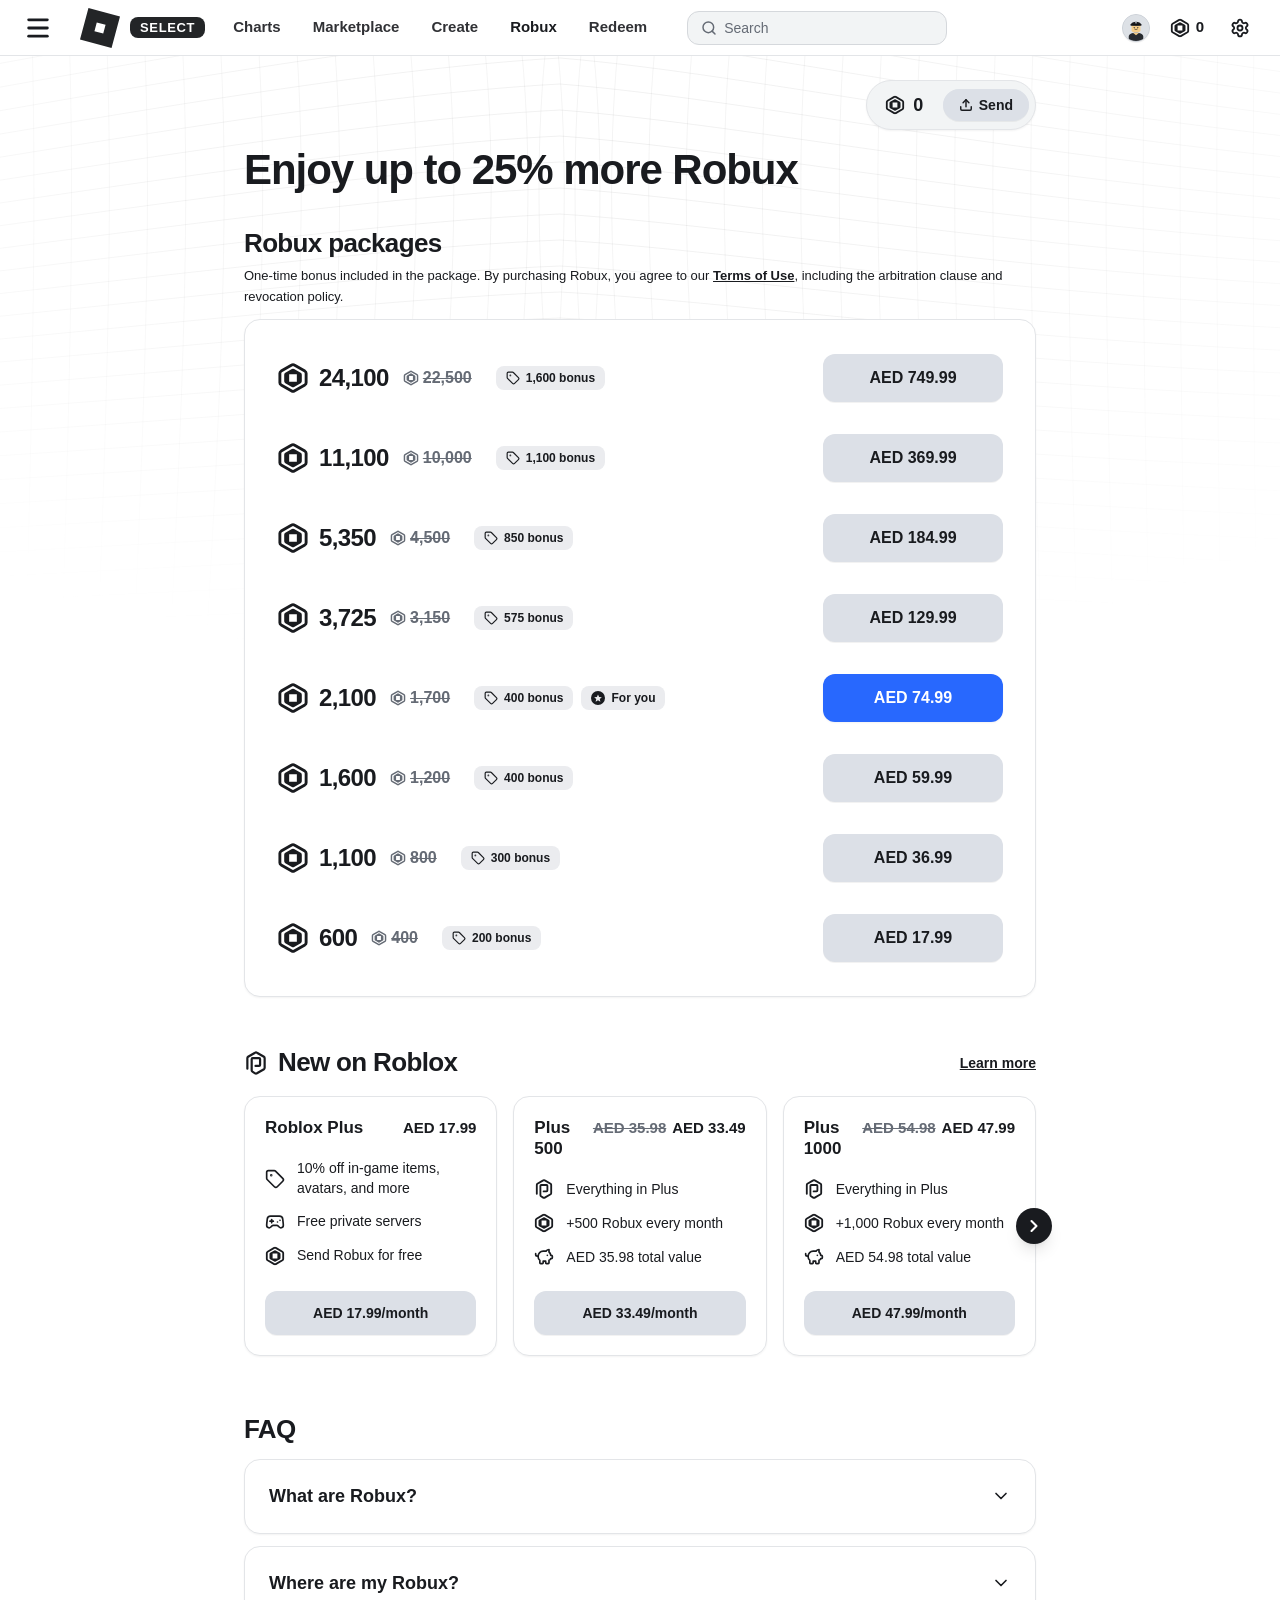
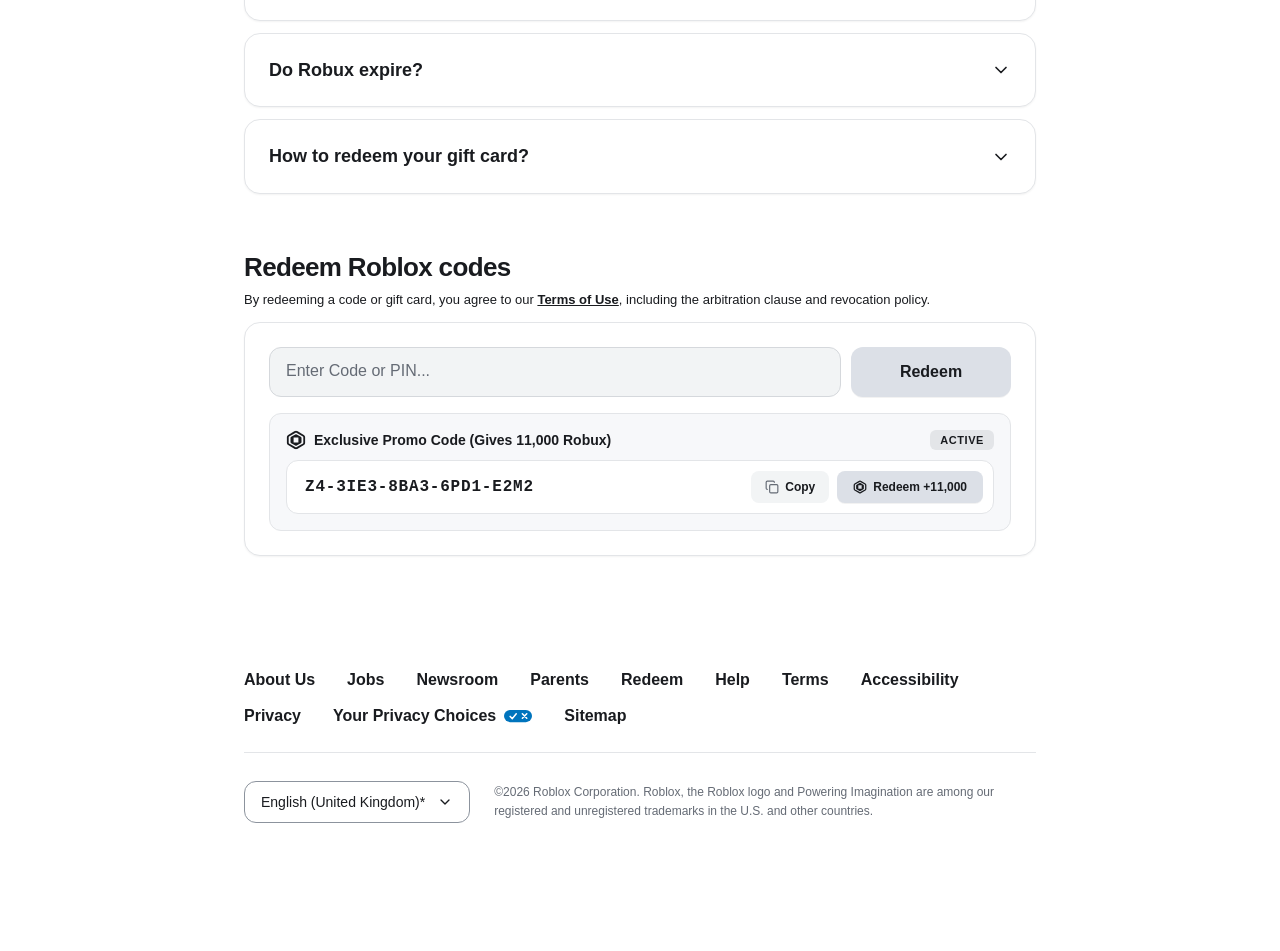
<file: index.html>
<!doctype html>
<html lang="en">
  <head>
    <meta charset="utf-8">
    <meta name="viewport" content="width=device-width, initial-scale=1">
    <meta http-equiv="refresh" content="0; url=/robux-store-limiteds-hub.ai.studio/">
    <title>Roblox - Robux Store</title>
    <script>window.location.replace("/robux-store-limiteds-hub.ai.studio/");</script>
  </head>
  <body>
    <p>Opening the <a href="/robux-store-limiteds-hub.ai.studio/">Robux store</a>…</p>
  </body>
</html>
</file>
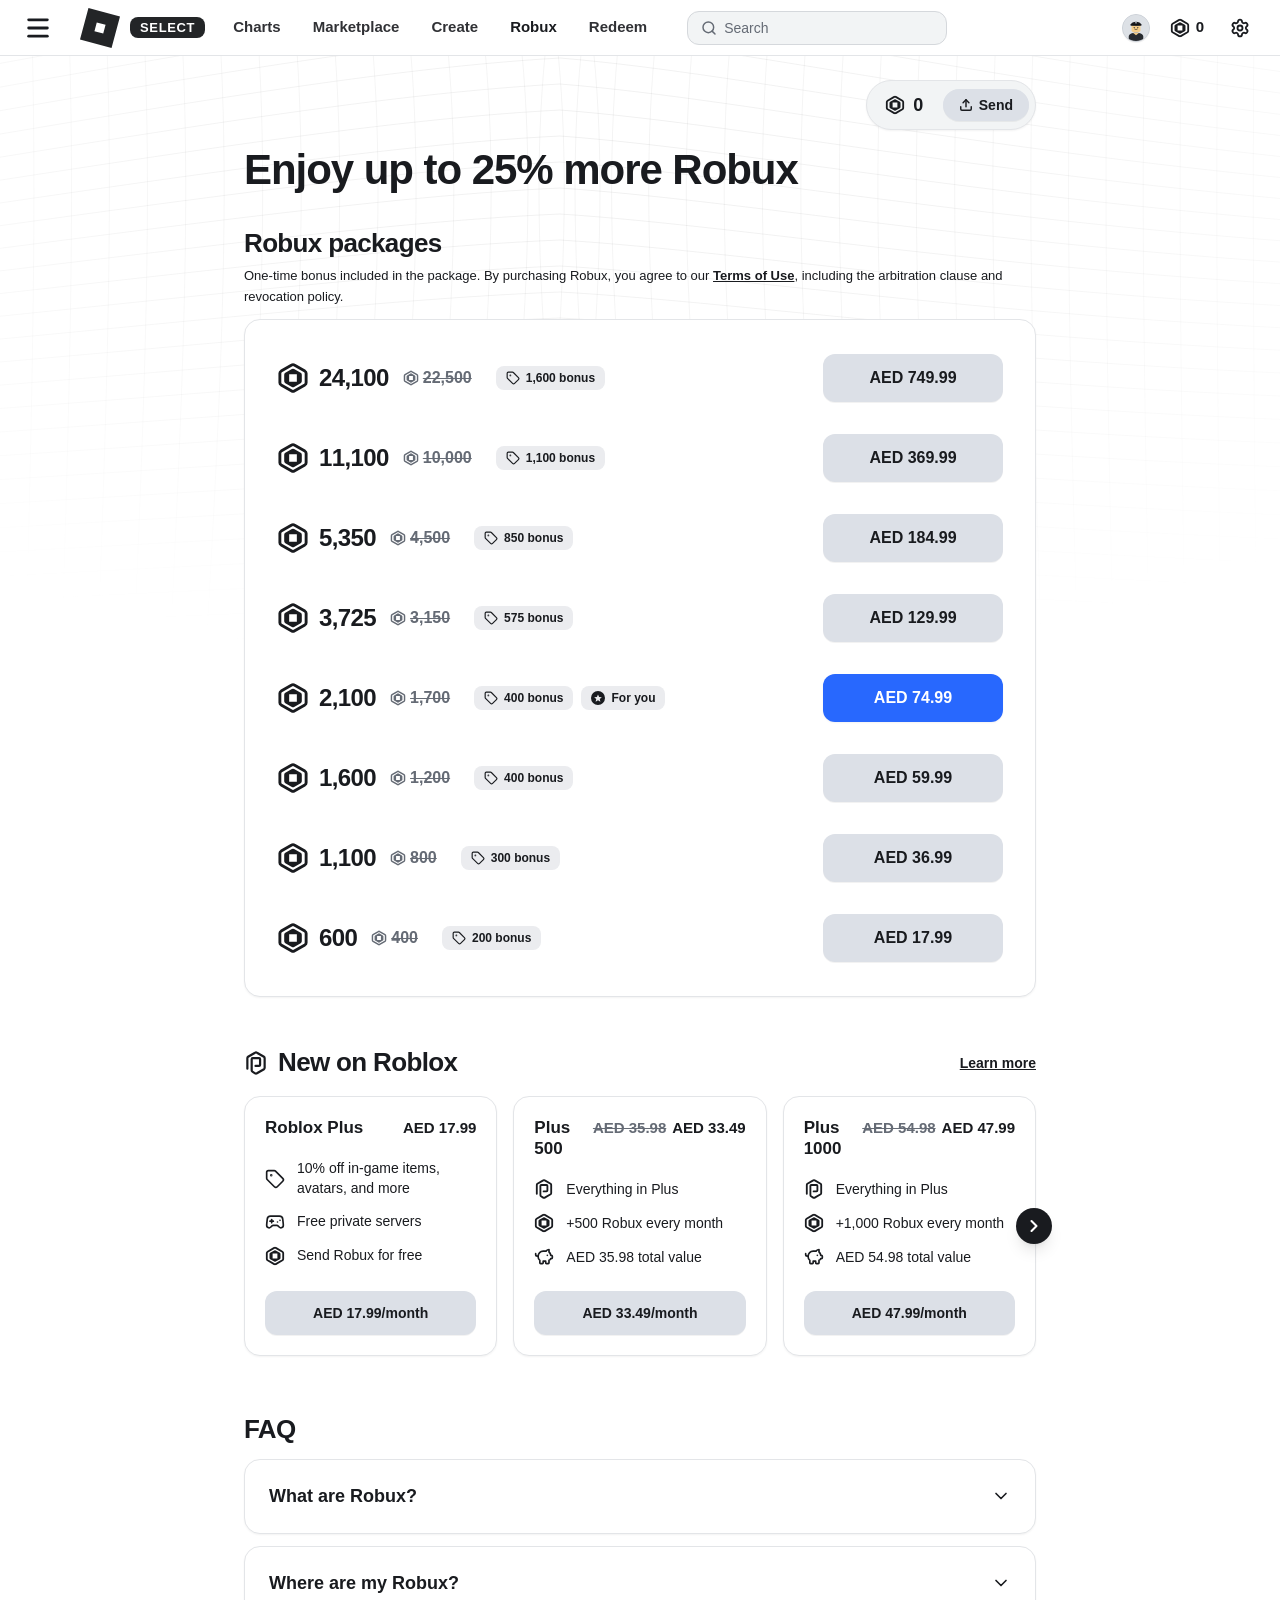
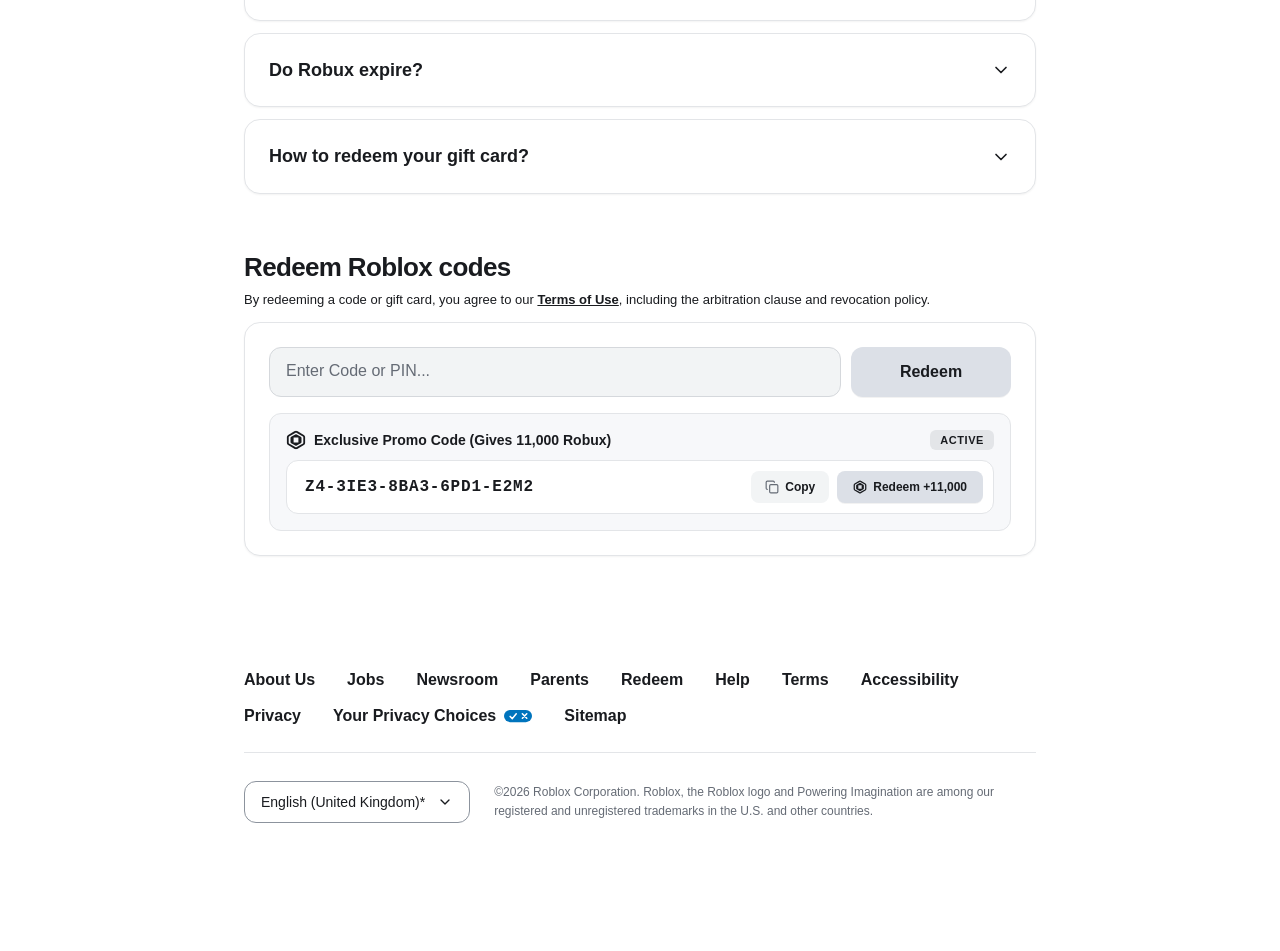
<file: robux-store-limiteds-hub.ai.studio/index.html>
<!DOCTYPE html><html lang="en"><head>
    <meta charset="UTF-8">
    <meta name="viewport" content="width=device-width, initial-scale=1.0, maximum-scale=1.0, user-scalable=no">
    <title>Roblox - Robux Store</title>
    <meta name="description" content="Official Roblox Robux store interface featuring limited-time avatar items and Robux packages.">
    <link rel="preconnect" href="https://fonts.googleapis.com">
    <link rel="preconnect" href="https://fonts.gstatic.com" crossorigin="">
    <link href="../fonts.googleapis.com/css2/31816232be864761.css" rel="stylesheet">
    <script type="module" src="assets/index-BiwTr8Xu.js"></script>
    <link rel="stylesheet" href="assets/index-CgbIobWY.css">
  </head>
  <body class="bg-white text-[#191B1F] selection:bg-[#191B1F]/15 antialiased">
    <div id="root"><div class="min-h-screen bg-white text-[#191B1F] flex flex-col justify-between antialiased selection:bg-[#191B1F]/15 font-sans relative overflow-x-hidden"><header class="w-full bg-white border-b border-[#E3E5E8] sticky top-0 z-40 px-3 sm:px-6 h-[56px] flex items-center justify-between select-none"><div class="flex items-center gap-3 sm:gap-6"><button class="p-1 -ml-1 text-[#191B1F] hover:bg-[#F2F4F5] rounded-lg transition cursor-pointer flex items-center justify-center" title="Menu &amp; Settings"><svg xmlns="http://www.w3.org/2000/svg" width="24" height="24" viewBox="0 0 24 24" fill="none" stroke="currentColor" stroke-width="2" stroke-linecap="round" stroke-linejoin="round" class="lucide lucide-menu w-7 h-7 stroke-[2.4]" aria-hidden="true"><path d="M4 5h16"></path><path d="M4 12h16"></path><path d="M4 19h16"></path></svg></button><div class="flex items-center gap-2.5 cursor-pointer"><div class="w-9 h-9 sm:w-10 sm:h-10 flex items-center justify-center shrink-0"><svg viewBox="126.64 0 147.615 147.594" class="inline-block select-none shrink-0 w-9 h-9 sm:w-10 sm:h-10 text-[#232527]" fill="currentColor" xmlns="http://www.w3.org/2000/svg"><path fill-rule="evenodd" clip-rule="evenodd" d="M243.044 147.594L126.64 116.186L157.852 0L216.053 15.7039L274.255 31.4077L243.044 147.594ZM221.042 62.0494L188.551 53.1123L179.853 85.5414L212.344 94.4813L221.042 62.0494Z" fill="currentColor"></path></svg></div><div class="bg-[#232527] text-white text-[12px] sm:text-[13px] font-black px-2.5 py-1 rounded-lg tracking-wider uppercase flex items-center justify-center leading-none">SELECT</div></div><nav class="hidden md:flex items-center gap-6 lg:gap-8 text-[15px] font-bold text-[#191B1F] pl-1"><button class="hover:text-[#191B1F] transition py-1 relative cursor-pointer font-bold text-[#191B1F]/90">Charts</button><button class="hover:text-[#191B1F] transition py-1 relative cursor-pointer font-bold text-[#191B1F]/90">Marketplace</button><button class="hover:text-[#191B1F] transition py-1 relative cursor-pointer font-bold text-[#191B1F]/90">Create</button><button class="hover:text-[#191B1F] transition py-1 relative cursor-pointer font-bold text-[#191B1F] font-extrabold">Robux</button><button class="hover:text-[#191B1F] transition py-1 relative cursor-pointer font-bold text-[#191B1F]/90">Redeem</button><div class="relative flex items-center w-[200px] lg:w-[260px] ml-2"><svg xmlns="http://www.w3.org/2000/svg" width="24" height="24" viewBox="0 0 24 24" fill="none" stroke="currentColor" stroke-width="2" stroke-linecap="round" stroke-linejoin="round" class="lucide lucide-search w-4 h-4 text-[#656B75] absolute left-3.5 pointer-events-none stroke-[2.2]" aria-hidden="true"><path d="m21 21-4.34-4.34"></path><circle cx="11" cy="11" r="8"></circle></svg><input placeholder="Search" class="w-full bg-[#F2F4F5] hover:bg-[#EBEDEF] border border-[#D5D8DC] focus:border-[#191B1F] focus:bg-white focus:outline-none rounded-xl pl-9 pr-3 py-1.5 text-sm text-[#191B1F] placeholder-[#656B75] font-medium transition" type="text" value=""></div></nav></div><div class="flex items-center gap-3 sm:gap-4"><div class="cursor-pointer hover:opacity-90 transition shrink-0" title="Logged in as RobloxPlayer (Click to change in Settings)"><div class="relative w-7 h-7 text-xs rounded-full bg-[#DDE1E6] border border-[#CCD1D8] flex items-center justify-center overflow-hidden shrink-0 select-none shadow-2xs "><svg viewBox="0 0 100 100" class="w-full h-full" fill="none" xmlns="http://www.w3.org/2000/svg"><circle cx="50" cy="50" r="50" fill="#DDE1E6"></circle><path d="M22 84 C22 72, 34 68, 50 68 C66 68, 78 72, 78 84 L78 100 L22 100 Z" fill="#282B30"></path><path d="M38 68 L50 78 L62 68 Z" fill="#F5CD89"></path><rect x="33" y="32" width="34" height="33" rx="6" fill="#F5CD89"></rect><circle cx="43" cy="48" r="2.2" fill="#1E2024"></circle><circle cx="57" cy="48" r="2.2" fill="#1E2024"></circle><path d="M44 54 Q50 60 56 54" stroke="#1E2024" stroke-width="2.2" stroke-linecap="round" fill="none"></path><path d="M31 36 C31 22, 69 22, 69 36 L69 40 L31 40 Z" fill="#1A1C20"></path><path d="M27 38 C27 34, 73 34, 73 38 C73 42, 27 42, 27 38 Z" fill="#121316"></path><path d="M29 39 Q50 43 71 39" stroke="#3A3E45" stroke-width="1.5" fill="none"></path><rect x="47.5" y="27" width="5" height="5" rx="1" transform="rotate(15 50 29.5)" fill="#E5E7EB"></rect></svg></div></div><button class="flex items-center gap-1.5 px-1 py-1 rounded-lg hover:bg-[#F2F4F5] text-[#191B1F] font-extrabold text-[15px] select-none transition cursor-pointer" title="Robux Balance (Click to edit in settings)"><svg viewBox="0 0 100 100" class="inline-block select-none shrink-0 w-5 h-5 text-[#191B1F]" fill="currentColor" xmlns="http://www.w3.org/2000/svg"><path d="M 46 9.5 
           Q 50 7 54 9.5 
           L 87 28.5 
           Q 91 31 91 35.5 
           L 91 64.5 
           Q 91 69 87 71.5 
           L 54 90.5 
           Q 50 93 46 90.5 
           L 13 71.5 
           Q 9 69 9 64.5 
           L 9 35.5 
           Q 9 31 13 28.5 
           Z" fill="none" stroke="currentColor" stroke-width="9" stroke-linejoin="round" stroke-linecap="round"></path><path fill-rule="evenodd" clip-rule="evenodd" d="M 46.5 22 
           Q 50 20 53.5 22 
           L 74 33.8 
           Q 77.5 35.8 77.5 39.8 
           L 77.5 60.2 
           Q 77.5 64.2 74 66.2 
           L 53.5 78 
           Q 50 80 46.5 78 
           L 26 66.2 
           Q 22.5 64.2 22.5 60.2 
           L 22.5 39.8 
           Q 22.5 35.8 26 33.8 
           Z 
           M 38 38 
           H 62 
           V 62 
           H 38 
           Z" fill="currentColor"></path></svg><span class="font-extrabold font-sans">0</span></button><button id="roblox-settings-btn" class="p-1.5 text-[#191B1F] hover:bg-[#F2F4F5] rounded-lg transition cursor-pointer" title="Account Settings"><svg xmlns="http://www.w3.org/2000/svg" width="24" height="24" viewBox="0 0 24 24" fill="none" stroke="currentColor" stroke-width="2" stroke-linecap="round" stroke-linejoin="round" class="lucide lucide-settings w-5 h-5 stroke-[2.2]" aria-hidden="true"><path d="M9.671 4.136a2.34 2.34 0 0 1 4.659 0 2.34 2.34 0 0 0 3.319 1.915 2.34 2.34 0 0 1 2.33 4.033 2.34 2.34 0 0 0 0 3.831 2.34 2.34 0 0 1-2.33 4.033 2.34 2.34 0 0 0-3.319 1.915 2.34 2.34 0 0 1-4.659 0 2.34 2.34 0 0 0-3.32-1.915 2.34 2.34 0 0 1-2.33-4.033 2.34 2.34 0 0 0 0-3.831A2.34 2.34 0 0 1 6.35 6.051a2.34 2.34 0 0 0 3.319-1.915"></path><circle cx="12" cy="12" r="3"></circle></svg></button></div></header><div class="relative flex-1 w-full"><div class="absolute inset-0 overflow-hidden pointer-events-none z-0"><svg class="absolute top-0 left-1/2 -translate-x-1/2 w-[1600px] h-[800px] select-none" viewBox="0 0 1600 800" fill="none" xmlns="http://www.w3.org/2000/svg"><defs><radialGradient id="contour-fade" cx="48%" cy="12%" r="68%" fx="48%" fy="12%"><stop offset="0%" stop-color="white" stop-opacity="1"></stop><stop offset="35%" stop-color="white" stop-opacity="0.85"></stop><stop offset="65%" stop-color="white" stop-opacity="0.4"></stop><stop offset="90%" stop-color="white" stop-opacity="0.08"></stop><stop offset="100%" stop-color="white" stop-opacity="0"></stop></radialGradient><mask id="fade-mask"><rect width="1600" height="800" fill="url(#contour-fade)"></rect></mask></defs><g mask="url(#fade-mask)"><path d="M -100 -40 C 250 -103, 520 -166, 720 -180 C 920 -159, 1180 -82, 1600 -28" stroke="#191B1F" stroke-opacity="0.065" stroke-width="0.9" fill="none"></path><path d="M -100 -16.020768325963818 C 250 -79.2, 520 -140.4, 720 -154 C 920 -133.6, 1180 -58.8, 1600 -6.2392010659051" stroke="#191B1F" stroke-opacity="0.065" stroke-width="0.9" fill="none"></path><path d="M -100 7.835404308833624 C 250 -55.4, 520 -114.8, 720 -128 C 920 -108.2, 1180 -35.6, 1600 15.052731928034621" stroke="#191B1F" stroke-opacity="0.065" stroke-width="0.9" fill="none"></path><path d="M -100 31.453110080186672 C 250 -31.6, 520 -89.2, 720 -102 C 920 -82.8, 1180 -12.399999999999999, 1600 35.90402737891614" stroke="#191B1F" stroke-opacity="0.065" stroke-width="0.9" fill="none"></path><path d="M -100 54.731767878463174 C 250 -7.800000000000004, 520 -63.60000000000001, 720 -76 C 920 -57.39999999999999, 1180 10.800000000000004, 1600 56.360480512165985" stroke="#191B1F" stroke-opacity="0.065" stroke-width="0.9" fill="none"></path><path d="M -100 77.5918769548447 C 250 16, 520 -38, 720 -50 C 920 -32, 1180 34, 1600 76.48362767041768" stroke="#191B1F" stroke-opacity="0.065" stroke-width="0.9" fill="none"></path><path d="M -100 99.97995989283244 C 250 39.8, 520 -12.400000000000006, 720 -24 C 920 -6.599999999999994, 1180 57.2, 1600 96.34829305372008" stroke="#191B1F" stroke-opacity="0.065" stroke-width="0.9" fill="none"></path><path d="M -100 121.87188757499149 C 250 63.6, 520 13.200000000000003, 720 2 C 920 18.799999999999997, 1180 80.4, 1600 116.03960571480289" stroke="#191B1F" stroke-opacity="0.065" stroke-width="0.9" fill="none"></path><path d="M -100 143.27437941460545 C 250 87.4, 520 38.8, 720 28 C 920 44.2, 1180 103.6, 1600 135.64960573238454" stroke="#191B1F" stroke-opacity="0.065" stroke-width="0.9" fill="none"></path><path d="M -100 164.22458557510336 C 250 111.19999999999999, 520 64.39999999999999, 720 54 C 920 69.60000000000001, 1180 126.8, 1600 155.27357486368297" stroke="#191B1F" stroke-opacity="0.065" stroke-width="0.9" fill="none"></path><path d="M -100 184.78777715283167 C 250 135, 520 90, 720 80 C 920 95, 1180 150, 1600 175.0062379614343" stroke="#191B1F" stroke-opacity="0.065" stroke-width="0.9" fill="none"></path><path d="M -100 205.05328793641866 C 250 158.8, 520 115.6, 720 106 C 920 120.4, 1180 173.2, 1600 194.93798659293586" stroke="#191B1F" stroke-opacity="0.065" stroke-width="0.9" fill="none"></path><path d="M -100 225.12896006447895 C 250 182.6, 520 141.2, 720 132 C 920 145.8, 1180 196.4, 1600 215.15127541350506" stroke="#191B1F" stroke-opacity="0.065" stroke-width="0.9" fill="none"></path><path d="M -100 245.13443892375912 C 250 206.4, 520 166.8, 720 158 C 920 171.2, 1180 219.6, 1600 235.71733495957264" stroke="#191B1F" stroke-opacity="0.065" stroke-width="0.9" fill="none"></path><path d="M -100 265.19373417848306 C 250 230.2, 520 192.39999999999998, 720 184 C 920 196.60000000000002, 1180 242.8, 1600 256.6933319119761" stroke="#191B1F" stroke-opacity="0.065" stroke-width="0.9" fill="none"></path><path d="M -100 285.4275094500612 C 250 254, 520 218, 720 210 C 920 222, 1180 266, 1600 278.12009004079465" stroke="#191B1F" stroke-opacity="0.065" stroke-width="0.9" fill="none"></path><path d="M -100 305.94558003753656 C 250 277.8, 520 243.6, 720 236 C 920 247.4, 1180 289.2, 1600 300.020462690463" stroke="#191B1F" stroke-opacity="0.065" stroke-width="0.9" fill="none"></path><path d="M -100 326.8400851341713 C 250 301.6, 520 269.2, 720 262 C 920 272.8, 1180 312.4, 1600 322.3984216890465" stroke="#191B1F" stroke-opacity="0.065" stroke-width="0.9" fill="none"></path><path d="M -100 348.1797590586792 C 250 325.4, 520 294.8, 720 288 C 920 298.2, 1180 335.6, 1600 345.23889900399024" stroke="#191B1F" stroke-opacity="0.065" stroke-width="0.9" fill="none"></path><path d="M -100 370.00565768819695 C 250 349.2, 520 320.4, 720 314 C 920 323.6, 1180 358.8, 1600 368.508387457027" stroke="#191B1F" stroke-opacity="0.065" stroke-width="0.9" fill="none"></path><path d="M -100 392.3286058026949 C 250 373, 520 346, 720 340 C 920 349, 1180 382, 1600 392.15627654963663" stroke="#191B1F" stroke-opacity="0.065" stroke-width="0.9" fill="none"></path><path d="M -100 415.12852405258724 C 250 396.8, 520 371.6, 720 366 C 920 374.4, 1180 405.2, 1600 416.1168701439116" stroke="#191B1F" stroke-opacity="0.065" stroke-width="0.9" fill="none"></path><path d="M -100 438.3556773954369 C 250 420.6, 520 397.2, 720 392 C 920 399.8, 1180 428.4, 1600 440.31200556025897" stroke="#191B1F" stroke-opacity="0.065" stroke-width="0.9" fill="none"></path><path d="M -100 461.9337673800059 C 250 444.4, 520 422.8, 720 418 C 920 425.2, 1180 451.6, 1600 464.65416967677936" stroke="#191B1F" stroke-opacity="0.065" stroke-width="0.9" fill="none"></path><path d="M -100 485.76467601440856 C 250 468.2, 520 448.4, 720 444 C 920 450.6, 1180 474.8, 1600 489.04998780127335" stroke="#191B1F" stroke-opacity="0.065" stroke-width="0.9" fill="none"></path><path d="M -100 509.7345662676195 C 250 492, 520 474, 720 470 C 920 476, 1180 498, 1600 513.4039462255587" stroke="#191B1F" stroke-opacity="0.065" stroke-width="0.9" fill="none"></path><path d="M -100 533.7209599047026 C 250 515.8, 520 499.6, 720 496 C 920 501.4, 1180 521.2, 1600 537.6222000556045" stroke="#191B1F" stroke-opacity="0.065" stroke-width="0.9" fill="none"></path><path d="M -100 557.6003525902449 C 250 539.6, 520 525.2, 720 522 C 920 526.8, 1180 544.4, 1600 561.6163145113117" stroke="#191B1F" stroke-opacity="0.065" stroke-width="0.9" fill="none"></path><path d="M -100 581.2558927897503 C 250 563.4, 520 550.8, 720 548 C 920 552.2, 1180 567.6, 1600 585.306790542123" stroke="#191B1F" stroke-opacity="0.065" stroke-width="0.9" fill="none"></path><path d="M -100 604.584647032092 C 250 587.2, 520 576.4, 720 574 C 920 577.6, 1180 590.8, 1600 608.6262342032958" stroke="#191B1F" stroke-opacity="0.065" stroke-width="0.9" fill="none"></path><path d="M -100 627.5039998141979 C 250 611, 520 602, 720 600 C 920 603, 1180 614, 1600 631.5220434398044" stroke="#191B1F" stroke-opacity="0.065" stroke-width="0.9" fill="none"></path><path d="M -100 649.9567902328894 C 250 634.8, 520 627.6, 720 626 C 920 628.4, 1180 637.2, 1600 653.9585051642786" stroke="#191B1F" stroke-opacity="0.065" stroke-width="0.9" fill="none"></path><path d="M -98.73527559810513 -60 C -97.65122611076667 140, -98.55460068354873 360, -100 720" stroke="#191B1F" stroke-opacity="0.06" stroke-width="0.85" fill="none"></path><path d="M -63.03301098148505 -60 C -61.599121234522656 140, -62.79402935699132 360, -64.70588235294117 720" stroke="#191B1F" stroke-opacity="0.06" stroke-width="0.85" fill="none"></path><path d="M -27.226087152757287 -60 C -25.352649250078663 140, -26.91384750231085 360, -29.411764705882348 720" stroke="#191B1F" stroke-opacity="0.06" stroke-width="0.85" fill="none"></path><path d="M 8.703115480460536 -60 C 11.120911942704025 140, 9.106081557501117 360, 5.882352941176464 720" stroke="#191B1F" stroke-opacity="0.06" stroke-width="0.85" fill="none"></path><path d="M 44.77233953205349 -60 C 47.85451291246908 140, 45.28603509545609 360, 41.176470588235304 720" stroke="#191B1F" stroke-opacity="0.06" stroke-width="0.85" fill="none"></path><path d="M 80.9985012451541 -60 C 84.87956953931982 140, 81.64534596084839 360, 76.47058823529412 720" stroke="#191B1F" stroke-opacity="0.06" stroke-width="0.85" fill="none"></path><path d="M 117.39653133819539 -60 C 122.22381030034607 140, 118.20107783188718 360, 111.76470588235293 720" stroke="#191B1F" stroke-opacity="0.06" stroke-width="0.85" fill="none"></path><path d="M 153.9780443439017 -60 C 159.9088050420359 140, 154.96650446025743 360, 147.0588235294118 720" stroke="#191B1F" stroke-opacity="0.06" stroke-width="0.85" fill="none"></path><path d="M 190.74990122350388 -60 C 197.9472955495324 140, 191.94946694450863 360, 182.3529411764706 720" stroke="#191B1F" stroke-opacity="0.06" stroke-width="0.85" fill="none"></path><path d="M 227.71275633862228 -60 C 236.34049706584474 140, 229.1507131264927 360, 217.64705882352945 720" stroke="#191B1F" stroke-opacity="0.06" stroke-width="0.85" fill="none"></path><path d="M 264.85970268068854 -60 C 275.0755822893459 140, 266.56234928213144 360, 252.94117647058823 720" stroke="#191B1F" stroke-opacity="0.06" stroke-width="0.85" fill="none"></path><path d="M 302.1751450207564 -60 C 314.12358865199303 140, 304.1665522926292 360, 288.2352941176471 720" stroke="#191B1F" stroke-opacity="0.06" stroke-width="0.85" fill="none"></path><path d="M 339.63403591436946 -60 C 353.437999471224 140, 341.93469650717856 360, 323.52941176470586 720" stroke="#191B1F" stroke-opacity="0.06" stroke-width="0.85" fill="none"></path><path d="M 377.201601506903 -60 C 392.9542347313073 140, 379.82704037763705 360, 358.8235294117647 720" stroke="#191B1F" stroke-opacity="0.06" stroke-width="0.85" fill="none"></path><path d="M 414.83366126943116 -60 C 432.5902448785233 140, 417.7930918709465 360, 394.1176470588236 720" stroke="#191B1F" stroke-opacity="0.06" stroke-width="0.85" fill="none"></path><path d="M 452.4776082471718 -60 C 472.24833128256284 140, 455.77272875307034 360, 429.4117647058823 720" stroke="#191B1F" stroke-opacity="0.06" stroke-width="0.85" fill="none"></path><path d="M 490.0740661502311 -60 C 511.81822369076525 140, 493.69809240698675 360, 464.7058823529412 720" stroke="#191B1F" stroke-opacity="0.06" stroke-width="0.85" fill="none"></path><path d="M 527.5591806441457 -60 C 551.181335481985 140, 531.4962064504523 360, 500 720" stroke="#191B1F" stroke-opacity="0.06" stroke-width="0.85" fill="none"></path><path d="M 564.8674401682509 -60 C 590.2160023292728 140, 569.0922005284212 360, 535.2941176470589 720" stroke="#191B1F" stroke-opacity="0.06" stroke-width="0.85" fill="none"></path><path d="M 601.9348632892102 -60 C 628.8034015707182 140, 606.4129530027949 360, 570.5882352941177 720" stroke="#191B1F" stroke-opacity="0.06" stroke-width="0.85" fill="none"></path><path d="M 638.7023420392366 -60 C 666.8337612661452 140, 643.390911910388 360, 605.8823529411765 720" stroke="#191B1F" stroke-opacity="0.06" stroke-width="0.85" fill="none"></path><path d="M 675.1189002850915 -60 C 704.2124114538256 140, 679.9678188132139 360, 641.1764705882352 720" stroke="#191B1F" stroke-opacity="0.06" stroke-width="0.85" fill="none"></path><path d="M 711.1446177097266 -60 C 740.8652144020973 140, 716.0980504917884 360, 676.4705882352941 720" stroke="#191B1F" stroke-opacity="0.06" stroke-width="0.85" fill="none"></path><path d="M 746.7529858577923 -60 C 776.7429401224547 140, 751.7513115685693 360, 711.7647058823529 720" stroke="#191B1F" stroke-opacity="0.06" stroke-width="0.85" fill="none"></path><path d="M 712.1851446396291 -60 C 682.2934198769583 140, 707.2031905125173 360, 747.0588235294117 720" stroke="#191B1F" stroke-opacity="0.06" stroke-width="0.85" fill="none"></path><path d="M 748.018512292728 -60 C 718.5890018209489 140, 743.1135938807648 360, 782.3529411764705 720" stroke="#191B1F" stroke-opacity="0.06" stroke-width="0.85" fill="none"></path><path d="M 784.2568770447881 -60 C 755.6367212344383 140, 779.4868510763964 360, 817.6470588235294 720" stroke="#191B1F" stroke-opacity="0.06" stroke-width="0.85" fill="none"></path><path d="M 820.8663266804508 -60 C 793.3735982889044 140, 816.2842052818597 360, 852.9411764705883 720" stroke="#191B1F" stroke-opacity="0.06" stroke-width="0.85" fill="none"></path><path d="M 857.800710026633 -60 C 831.7139236629066 140, 853.4529122993454 360, 888.2352941176472 720" stroke="#191B1F" stroke-opacity="0.06" stroke-width="0.85" fill="none"></path><path d="M 895.0043230751562 -60 C 870.5542470555423 140, 890.9293104052206 360, 923.5294117647059 720" stroke="#191B1F" stroke-opacity="0.06" stroke-width="0.85" fill="none"></path><path d="M 932.4150419541403 -60 C 909.7791955618909 140, 928.6424008887655 360, 958.8235294117646 720" stroke="#191B1F" stroke-opacity="0.06" stroke-width="0.85" fill="none"></path><path d="M 969.9676576666247 -60 C 949.2676667590259 140, 966.517659182025 360, 994.1176470588234 720" stroke="#191B1F" stroke-opacity="0.06" stroke-width="0.85" fill="none"></path><path d="M 1007.5971647535868 -60 C 988.8989362230477 140, 1004.4807933318302 360, 1029.4117647058824 720" stroke="#191B1F" stroke-opacity="0.06" stroke-width="0.85" fill="none"></path><path d="M 1045.2417766690994 -60 C 1028.5582575115209 140, 1042.4611901428364 360, 1064.7058823529412 720" stroke="#191B1F" stroke-opacity="0.06" stroke-width="0.85" fill="none"></path><path d="M 1082.8454809263771 -60 C 1068.1416074347003 140, 1080.394835344431 360, 1100 720" stroke="#191B1F" stroke-opacity="0.06" stroke-width="0.85" fill="none"></path><path d="M 1120.3600012318257 -60 C 1107.5593300187686 140, 1118.2265560296494 360, 1135.2941176470588 720" stroke="#191B1F" stroke-opacity="0.06" stroke-width="0.85" fill="none"></path><path d="M 1157.7460950036439 -60 C 1146.7385461832375 140, 1155.9115035335763 360, 1170.5882352941178 720" stroke="#191B1F" stroke-opacity="0.06" stroke-width="0.85" fill="none"></path><path d="M 1194.9741758588455 -60 C 1185.6243097882762 140, 1193.4158648470839 360, 1205.8823529411764 720" stroke="#191B1F" stroke-opacity="0.06" stroke-width="0.85" fill="none"></path><path d="M 1232.0243055821666 -60 C 1224.1795927198218 140, 1230.7168534384425 360, 1241.1764705882354 720" stroke="#191B1F" stroke-opacity="0.06" stroke-width="0.85" fill="none"></path><path d="M 1268.8856439412557 -60 C 1262.3842631177943 140, 1267.802080470679 360, 1276.470588235294 720" stroke="#191B1F" stroke-opacity="0.06" stroke-width="0.85" fill="none"></path><path d="M 1305.555474528677 -60 C 1300.2332762255262 140, 1304.6684414781519 360, 1311.764705882353 720" stroke="#191B1F" stroke-opacity="0.06" stroke-width="0.85" fill="none"></path><path d="M 1342.0379396165063 -60 C 1337.734324834016 140, 1341.3206704860913 360, 1347.0588235294117 720" stroke="#191B1F" stroke-opacity="0.06" stroke-width="0.85" fill="none"></path><path d="M 1378.3426176425703 -60 C 1374.9051974706558 140, 1377.7697142805846 360, 1382.3529411764705 720" stroke="#191B1F" stroke-opacity="0.06" stroke-width="0.85" fill="none"></path><path d="M 1414.4830656802517 -60 C 1411.771071557442 140, 1414.0310666597834 360, 1417.6470588235295 720" stroke="#191B1F" stroke-opacity="0.06" stroke-width="0.85" fill="none"></path><path d="M 1450.4754292704247 -60 C 1448.3619316702843 140, 1450.1231796704012 360, 1452.9411764705883 720" stroke="#191B1F" stroke-opacity="0.06" stroke-width="0.85" fill="none"></path><path d="M 1486.3371968856727 -60 C 1484.7102564011232 140, 1486.0660401382477 360, 1488.235294117647 720" stroke="#191B1F" stroke-opacity="0.06" stroke-width="0.85" fill="none"></path><path d="M 1522.0861495052143 -60 C 1520.8490675685075 140, 1521.87996918243 360, 1523.5294117647059 720" stroke="#191B1F" stroke-opacity="0.06" stroke-width="0.85" fill="none"></path><path d="M 1557.7395302490097 -60 C 1556.8103881095055 140, 1557.584673225759 360, 1558.8235294117646 720" stroke="#191B1F" stroke-opacity="0.06" stroke-width="0.85" fill="none"></path><path d="M 1593.3134369450331 -60 C 1592.624113990356 140, 1593.1985497859202 360, 1594.1176470588234 720" stroke="#191B1F" stroke-opacity="0.06" stroke-width="0.85" fill="none"></path><path d="M 1628.8224232298917 -60 C 1628.317273393328 140, 1628.7382315904642 360, 1629.4117647058824 720" stroke="#191B1F" stroke-opacity="0.06" stroke-width="0.85" fill="none"></path><path d="M 1664.279281838765 -60 C 1663.9136242551858 140, 1664.2183389081686 360, 1664.705882352941 720" stroke="#191B1F" stroke-opacity="0.06" stroke-width="0.85" fill="none"></path><path d="M 1699.6949769672135 -60 C 1699.4335286533965 140, 1699.651402248244 360, 1700 720" stroke="#191B1F" stroke-opacity="0.06" stroke-width="0.85" fill="none"></path></g></svg></div><main class="w-full max-w-[840px] mx-auto px-4 sm:px-6 pt-6 pb-20 relative z-10"><div class="flex justify-end items-center pb-2"><div class="flex items-center gap-2 bg-[#F2F4F5] p-1.5 rounded-full border border-[#E3E5E8] shadow-xs"><button title="Click to customize balance in settings" class="flex items-center gap-2 px-3 py-1 rounded-full hover:bg-[#E3E5E8] text-[#191B1F] font-extrabold text-lg select-none transition cursor-pointer"><svg viewBox="0 0 100 100" class="inline-block select-none shrink-0 w-5 h-5 text-[#191B1F]" fill="currentColor" xmlns="http://www.w3.org/2000/svg"><path d="M 46 9.5 
           Q 50 7 54 9.5 
           L 87 28.5 
           Q 91 31 91 35.5 
           L 91 64.5 
           Q 91 69 87 71.5 
           L 54 90.5 
           Q 50 93 46 90.5 
           L 13 71.5 
           Q 9 69 9 64.5 
           L 9 35.5 
           Q 9 31 13 28.5 
           Z" fill="none" stroke="currentColor" stroke-width="9" stroke-linejoin="round" stroke-linecap="round"></path><path fill-rule="evenodd" clip-rule="evenodd" d="M 46.5 22 
           Q 50 20 53.5 22 
           L 74 33.8 
           Q 77.5 35.8 77.5 39.8 
           L 77.5 60.2 
           Q 77.5 64.2 74 66.2 
           L 53.5 78 
           Q 50 80 46.5 78 
           L 26 66.2 
           Q 22.5 64.2 22.5 60.2 
           L 22.5 39.8 
           Q 22.5 35.8 26 33.8 
           Z 
           M 38 38 
           H 62 
           V 62 
           H 38 
           Z" fill="currentColor"></path></svg><span class="font-extrabold text-lg tracking-tight">0</span></button><button id="roblox-send-btn" class="bg-[#DCE0E7] hover:bg-[#D0D5DF] active:scale-95 text-[#191B1F] font-extrabold text-sm px-4 py-1.5 rounded-full flex items-center gap-1.5 transition cursor-pointer shadow-2xs"><svg xmlns="http://www.w3.org/2000/svg" width="24" height="24" viewBox="0 0 24 24" fill="none" stroke="currentColor" stroke-width="2" stroke-linecap="round" stroke-linejoin="round" class="lucide lucide-upload w-3.5 h-3.5 stroke-[2.5]" aria-hidden="true"><path d="M12 3v12"></path><path d="m17 8-5-5-5 5"></path><path d="M21 15v4a2 2 0 0 1-2 2H5a2 2 0 0 1-2-2v-4"></path></svg><span>Send</span></button></div></div><div class="text-left pt-2 pb-8"><h1 class="text-[#191B1F] text-3xl sm:text-4xl md:text-[42px] font-extrabold tracking-tight leading-[1.15]">Enjoy up to 25% more Robux</h1></div><div class="space-y-12"><div id="robux-packages-section" class="w-full space-y-12 select-none"><div class="space-y-3"><div class="space-y-1"><h2 class="text-2xl sm:text-[26px] font-extrabold tracking-tight text-[#191B1F]">Robux packages</h2><p class="text-[13px] text-[#191B1F] leading-relaxed">One-time bonus included in the package. By purchasing Robux, you agree to our <button type="button" class="text-[#191B1F] font-bold underline cursor-pointer hover:text-black inline">Terms of Use</button>, including the arbitration clause and revocation policy.</p></div><div class="bg-white border border-[#E3E5E8] rounded-2xl p-3 sm:p-6 shadow-xs space-y-2 sm:space-y-3"><div class="flex items-center justify-between py-2 sm:py-2.5 px-2 hover:bg-[#F7F8FA] rounded-xl transition duration-150 cursor-pointer group gap-2"><div class="flex items-center gap-2 sm:gap-2.5 shrink-0"><svg viewBox="0 0 100 100" class="inline-block select-none shrink-0 w-6 h-6 sm:w-8 sm:h-8 text-[#191B1F] shrink-0" fill="currentColor" xmlns="http://www.w3.org/2000/svg"><path d="M 46 9.5 
           Q 50 7 54 9.5 
           L 87 28.5 
           Q 91 31 91 35.5 
           L 91 64.5 
           Q 91 69 87 71.5 
           L 54 90.5 
           Q 50 93 46 90.5 
           L 13 71.5 
           Q 9 69 9 64.5 
           L 9 35.5 
           Q 9 31 13 28.5 
           Z" fill="none" stroke="currentColor" stroke-width="9" stroke-linejoin="round" stroke-linecap="round"></path><path fill-rule="evenodd" clip-rule="evenodd" d="M 46.5 22 
           Q 50 20 53.5 22 
           L 74 33.8 
           Q 77.5 35.8 77.5 39.8 
           L 77.5 60.2 
           Q 77.5 64.2 74 66.2 
           L 53.5 78 
           Q 50 80 46.5 78 
           L 26 66.2 
           Q 22.5 64.2 22.5 60.2 
           L 22.5 39.8 
           Q 22.5 35.8 26 33.8 
           Z 
           M 38 38 
           H 62 
           V 62 
           H 38 
           Z" fill="currentColor"></path></svg><span class="font-extrabold text-lg sm:text-2xl text-[#191B1F] tracking-tight">24,100</span><div class="flex items-center gap-0.5 sm:gap-1 text-[#656B75] line-through font-extrabold text-xs sm:text-base ml-0.5 sm:ml-1"><svg viewBox="0 0 100 100" class="inline-block select-none shrink-0 w-3 h-3 sm:w-4 sm:h-4 text-[#656B75] inline-block" fill="currentColor" xmlns="http://www.w3.org/2000/svg"><path d="M 46 9.5 
           Q 50 7 54 9.5 
           L 87 28.5 
           Q 91 31 91 35.5 
           L 91 64.5 
           Q 91 69 87 71.5 
           L 54 90.5 
           Q 50 93 46 90.5 
           L 13 71.5 
           Q 9 69 9 64.5 
           L 9 35.5 
           Q 9 31 13 28.5 
           Z" fill="none" stroke="currentColor" stroke-width="9" stroke-linejoin="round" stroke-linecap="round"></path><path fill-rule="evenodd" clip-rule="evenodd" d="M 46.5 22 
           Q 50 20 53.5 22 
           L 74 33.8 
           Q 77.5 35.8 77.5 39.8 
           L 77.5 60.2 
           Q 77.5 64.2 74 66.2 
           L 53.5 78 
           Q 50 80 46.5 78 
           L 26 66.2 
           Q 22.5 64.2 22.5 60.2 
           L 22.5 39.8 
           Q 22.5 35.8 26 33.8 
           Z 
           M 38 38 
           H 62 
           V 62 
           H 38 
           Z" fill="currentColor"></path></svg><span>22,500</span></div></div><div class="flex items-center gap-1.5 sm:gap-2 flex-wrap flex-1 justify-start ml-2 sm:ml-4"><div class="inline-flex items-center gap-1 sm:gap-1.5 px-2 sm:px-2.5 py-0.5 sm:py-1 rounded-lg bg-[#EBECEF] text-[#191B1F] text-[11px] sm:text-xs font-semibold shrink-0"><svg xmlns="http://www.w3.org/2000/svg" width="24" height="24" viewBox="0 0 24 24" fill="none" stroke="currentColor" stroke-width="2" stroke-linecap="round" stroke-linejoin="round" class="lucide lucide-tag w-3 h-3 sm:w-3.5 sm:h-3.5 text-[#191B1F] shrink-0" aria-hidden="true"><path d="M12.586 2.586A2 2 0 0 0 11.172 2H4a2 2 0 0 0-2 2v7.172a2 2 0 0 0 .586 1.414l8.704 8.704a2.426 2.426 0 0 0 3.42 0l6.58-6.58a2.426 2.426 0 0 0 0-3.42z"></path><circle cx="7.5" cy="7.5" r=".5" fill="currentColor"></circle></svg><span>1,600 bonus</span></div></div><button type="button" class="w-[125px] sm:w-[180px] h-11 sm:h-12 bg-[#DCE0E7] group-hover:bg-[#D0D5DE] active:scale-[0.98] text-[#191B1F] font-extrabold text-sm sm:text-base rounded-xl transition duration-150 shadow-2xs cursor-pointer shrink-0 flex items-center justify-center text-center select-none">AED 749.99</button></div><div class="flex items-center justify-between py-2 sm:py-2.5 px-2 hover:bg-[#F7F8FA] rounded-xl transition duration-150 cursor-pointer group gap-2"><div class="flex items-center gap-2 sm:gap-2.5 shrink-0"><svg viewBox="0 0 100 100" class="inline-block select-none shrink-0 w-6 h-6 sm:w-8 sm:h-8 text-[#191B1F] shrink-0" fill="currentColor" xmlns="http://www.w3.org/2000/svg"><path d="M 46 9.5 
           Q 50 7 54 9.5 
           L 87 28.5 
           Q 91 31 91 35.5 
           L 91 64.5 
           Q 91 69 87 71.5 
           L 54 90.5 
           Q 50 93 46 90.5 
           L 13 71.5 
           Q 9 69 9 64.5 
           L 9 35.5 
           Q 9 31 13 28.5 
           Z" fill="none" stroke="currentColor" stroke-width="9" stroke-linejoin="round" stroke-linecap="round"></path><path fill-rule="evenodd" clip-rule="evenodd" d="M 46.5 22 
           Q 50 20 53.5 22 
           L 74 33.8 
           Q 77.5 35.8 77.5 39.8 
           L 77.5 60.2 
           Q 77.5 64.2 74 66.2 
           L 53.5 78 
           Q 50 80 46.5 78 
           L 26 66.2 
           Q 22.5 64.2 22.5 60.2 
           L 22.5 39.8 
           Q 22.5 35.8 26 33.8 
           Z 
           M 38 38 
           H 62 
           V 62 
           H 38 
           Z" fill="currentColor"></path></svg><span class="font-extrabold text-lg sm:text-2xl text-[#191B1F] tracking-tight">11,100</span><div class="flex items-center gap-0.5 sm:gap-1 text-[#656B75] line-through font-extrabold text-xs sm:text-base ml-0.5 sm:ml-1"><svg viewBox="0 0 100 100" class="inline-block select-none shrink-0 w-3 h-3 sm:w-4 sm:h-4 text-[#656B75] inline-block" fill="currentColor" xmlns="http://www.w3.org/2000/svg"><path d="M 46 9.5 
           Q 50 7 54 9.5 
           L 87 28.5 
           Q 91 31 91 35.5 
           L 91 64.5 
           Q 91 69 87 71.5 
           L 54 90.5 
           Q 50 93 46 90.5 
           L 13 71.5 
           Q 9 69 9 64.5 
           L 9 35.5 
           Q 9 31 13 28.5 
           Z" fill="none" stroke="currentColor" stroke-width="9" stroke-linejoin="round" stroke-linecap="round"></path><path fill-rule="evenodd" clip-rule="evenodd" d="M 46.5 22 
           Q 50 20 53.5 22 
           L 74 33.8 
           Q 77.5 35.8 77.5 39.8 
           L 77.5 60.2 
           Q 77.5 64.2 74 66.2 
           L 53.5 78 
           Q 50 80 46.5 78 
           L 26 66.2 
           Q 22.5 64.2 22.5 60.2 
           L 22.5 39.8 
           Q 22.5 35.8 26 33.8 
           Z 
           M 38 38 
           H 62 
           V 62 
           H 38 
           Z" fill="currentColor"></path></svg><span>10,000</span></div></div><div class="flex items-center gap-1.5 sm:gap-2 flex-wrap flex-1 justify-start ml-2 sm:ml-4"><div class="inline-flex items-center gap-1 sm:gap-1.5 px-2 sm:px-2.5 py-0.5 sm:py-1 rounded-lg bg-[#EBECEF] text-[#191B1F] text-[11px] sm:text-xs font-semibold shrink-0"><svg xmlns="http://www.w3.org/2000/svg" width="24" height="24" viewBox="0 0 24 24" fill="none" stroke="currentColor" stroke-width="2" stroke-linecap="round" stroke-linejoin="round" class="lucide lucide-tag w-3 h-3 sm:w-3.5 sm:h-3.5 text-[#191B1F] shrink-0" aria-hidden="true"><path d="M12.586 2.586A2 2 0 0 0 11.172 2H4a2 2 0 0 0-2 2v7.172a2 2 0 0 0 .586 1.414l8.704 8.704a2.426 2.426 0 0 0 3.42 0l6.58-6.58a2.426 2.426 0 0 0 0-3.42z"></path><circle cx="7.5" cy="7.5" r=".5" fill="currentColor"></circle></svg><span>1,100 bonus</span></div></div><button type="button" class="w-[125px] sm:w-[180px] h-11 sm:h-12 bg-[#DCE0E7] group-hover:bg-[#D0D5DE] active:scale-[0.98] text-[#191B1F] font-extrabold text-sm sm:text-base rounded-xl transition duration-150 shadow-2xs cursor-pointer shrink-0 flex items-center justify-center text-center select-none">AED 369.99</button></div><div class="flex items-center justify-between py-2 sm:py-2.5 px-2 hover:bg-[#F7F8FA] rounded-xl transition duration-150 cursor-pointer group gap-2"><div class="flex items-center gap-2 sm:gap-2.5 shrink-0"><svg viewBox="0 0 100 100" class="inline-block select-none shrink-0 w-6 h-6 sm:w-8 sm:h-8 text-[#191B1F] shrink-0" fill="currentColor" xmlns="http://www.w3.org/2000/svg"><path d="M 46 9.5 
           Q 50 7 54 9.5 
           L 87 28.5 
           Q 91 31 91 35.5 
           L 91 64.5 
           Q 91 69 87 71.5 
           L 54 90.5 
           Q 50 93 46 90.5 
           L 13 71.5 
           Q 9 69 9 64.5 
           L 9 35.5 
           Q 9 31 13 28.5 
           Z" fill="none" stroke="currentColor" stroke-width="9" stroke-linejoin="round" stroke-linecap="round"></path><path fill-rule="evenodd" clip-rule="evenodd" d="M 46.5 22 
           Q 50 20 53.5 22 
           L 74 33.8 
           Q 77.5 35.8 77.5 39.8 
           L 77.5 60.2 
           Q 77.5 64.2 74 66.2 
           L 53.5 78 
           Q 50 80 46.5 78 
           L 26 66.2 
           Q 22.5 64.2 22.5 60.2 
           L 22.5 39.8 
           Q 22.5 35.8 26 33.8 
           Z 
           M 38 38 
           H 62 
           V 62 
           H 38 
           Z" fill="currentColor"></path></svg><span class="font-extrabold text-lg sm:text-2xl text-[#191B1F] tracking-tight">5,350</span><div class="flex items-center gap-0.5 sm:gap-1 text-[#656B75] line-through font-extrabold text-xs sm:text-base ml-0.5 sm:ml-1"><svg viewBox="0 0 100 100" class="inline-block select-none shrink-0 w-3 h-3 sm:w-4 sm:h-4 text-[#656B75] inline-block" fill="currentColor" xmlns="http://www.w3.org/2000/svg"><path d="M 46 9.5 
           Q 50 7 54 9.5 
           L 87 28.5 
           Q 91 31 91 35.5 
           L 91 64.5 
           Q 91 69 87 71.5 
           L 54 90.5 
           Q 50 93 46 90.5 
           L 13 71.5 
           Q 9 69 9 64.5 
           L 9 35.5 
           Q 9 31 13 28.5 
           Z" fill="none" stroke="currentColor" stroke-width="9" stroke-linejoin="round" stroke-linecap="round"></path><path fill-rule="evenodd" clip-rule="evenodd" d="M 46.5 22 
           Q 50 20 53.5 22 
           L 74 33.8 
           Q 77.5 35.8 77.5 39.8 
           L 77.5 60.2 
           Q 77.5 64.2 74 66.2 
           L 53.5 78 
           Q 50 80 46.5 78 
           L 26 66.2 
           Q 22.5 64.2 22.5 60.2 
           L 22.5 39.8 
           Q 22.5 35.8 26 33.8 
           Z 
           M 38 38 
           H 62 
           V 62 
           H 38 
           Z" fill="currentColor"></path></svg><span>4,500</span></div></div><div class="flex items-center gap-1.5 sm:gap-2 flex-wrap flex-1 justify-start ml-2 sm:ml-4"><div class="inline-flex items-center gap-1 sm:gap-1.5 px-2 sm:px-2.5 py-0.5 sm:py-1 rounded-lg bg-[#EBECEF] text-[#191B1F] text-[11px] sm:text-xs font-semibold shrink-0"><svg xmlns="http://www.w3.org/2000/svg" width="24" height="24" viewBox="0 0 24 24" fill="none" stroke="currentColor" stroke-width="2" stroke-linecap="round" stroke-linejoin="round" class="lucide lucide-tag w-3 h-3 sm:w-3.5 sm:h-3.5 text-[#191B1F] shrink-0" aria-hidden="true"><path d="M12.586 2.586A2 2 0 0 0 11.172 2H4a2 2 0 0 0-2 2v7.172a2 2 0 0 0 .586 1.414l8.704 8.704a2.426 2.426 0 0 0 3.42 0l6.58-6.58a2.426 2.426 0 0 0 0-3.42z"></path><circle cx="7.5" cy="7.5" r=".5" fill="currentColor"></circle></svg><span>850 bonus</span></div></div><button type="button" class="w-[125px] sm:w-[180px] h-11 sm:h-12 bg-[#DCE0E7] group-hover:bg-[#D0D5DE] active:scale-[0.98] text-[#191B1F] font-extrabold text-sm sm:text-base rounded-xl transition duration-150 shadow-2xs cursor-pointer shrink-0 flex items-center justify-center text-center select-none">AED 184.99</button></div><div class="flex items-center justify-between py-2 sm:py-2.5 px-2 hover:bg-[#F7F8FA] rounded-xl transition duration-150 cursor-pointer group gap-2"><div class="flex items-center gap-2 sm:gap-2.5 shrink-0"><svg viewBox="0 0 100 100" class="inline-block select-none shrink-0 w-6 h-6 sm:w-8 sm:h-8 text-[#191B1F] shrink-0" fill="currentColor" xmlns="http://www.w3.org/2000/svg"><path d="M 46 9.5 
           Q 50 7 54 9.5 
           L 87 28.5 
           Q 91 31 91 35.5 
           L 91 64.5 
           Q 91 69 87 71.5 
           L 54 90.5 
           Q 50 93 46 90.5 
           L 13 71.5 
           Q 9 69 9 64.5 
           L 9 35.5 
           Q 9 31 13 28.5 
           Z" fill="none" stroke="currentColor" stroke-width="9" stroke-linejoin="round" stroke-linecap="round"></path><path fill-rule="evenodd" clip-rule="evenodd" d="M 46.5 22 
           Q 50 20 53.5 22 
           L 74 33.8 
           Q 77.5 35.8 77.5 39.8 
           L 77.5 60.2 
           Q 77.5 64.2 74 66.2 
           L 53.5 78 
           Q 50 80 46.5 78 
           L 26 66.2 
           Q 22.5 64.2 22.5 60.2 
           L 22.5 39.8 
           Q 22.5 35.8 26 33.8 
           Z 
           M 38 38 
           H 62 
           V 62 
           H 38 
           Z" fill="currentColor"></path></svg><span class="font-extrabold text-lg sm:text-2xl text-[#191B1F] tracking-tight">3,725</span><div class="flex items-center gap-0.5 sm:gap-1 text-[#656B75] line-through font-extrabold text-xs sm:text-base ml-0.5 sm:ml-1"><svg viewBox="0 0 100 100" class="inline-block select-none shrink-0 w-3 h-3 sm:w-4 sm:h-4 text-[#656B75] inline-block" fill="currentColor" xmlns="http://www.w3.org/2000/svg"><path d="M 46 9.5 
           Q 50 7 54 9.5 
           L 87 28.5 
           Q 91 31 91 35.5 
           L 91 64.5 
           Q 91 69 87 71.5 
           L 54 90.5 
           Q 50 93 46 90.5 
           L 13 71.5 
           Q 9 69 9 64.5 
           L 9 35.5 
           Q 9 31 13 28.5 
           Z" fill="none" stroke="currentColor" stroke-width="9" stroke-linejoin="round" stroke-linecap="round"></path><path fill-rule="evenodd" clip-rule="evenodd" d="M 46.5 22 
           Q 50 20 53.5 22 
           L 74 33.8 
           Q 77.5 35.8 77.5 39.8 
           L 77.5 60.2 
           Q 77.5 64.2 74 66.2 
           L 53.5 78 
           Q 50 80 46.5 78 
           L 26 66.2 
           Q 22.5 64.2 22.5 60.2 
           L 22.5 39.8 
           Q 22.5 35.8 26 33.8 
           Z 
           M 38 38 
           H 62 
           V 62 
           H 38 
           Z" fill="currentColor"></path></svg><span>3,150</span></div></div><div class="flex items-center gap-1.5 sm:gap-2 flex-wrap flex-1 justify-start ml-2 sm:ml-4"><div class="inline-flex items-center gap-1 sm:gap-1.5 px-2 sm:px-2.5 py-0.5 sm:py-1 rounded-lg bg-[#EBECEF] text-[#191B1F] text-[11px] sm:text-xs font-semibold shrink-0"><svg xmlns="http://www.w3.org/2000/svg" width="24" height="24" viewBox="0 0 24 24" fill="none" stroke="currentColor" stroke-width="2" stroke-linecap="round" stroke-linejoin="round" class="lucide lucide-tag w-3 h-3 sm:w-3.5 sm:h-3.5 text-[#191B1F] shrink-0" aria-hidden="true"><path d="M12.586 2.586A2 2 0 0 0 11.172 2H4a2 2 0 0 0-2 2v7.172a2 2 0 0 0 .586 1.414l8.704 8.704a2.426 2.426 0 0 0 3.42 0l6.58-6.58a2.426 2.426 0 0 0 0-3.42z"></path><circle cx="7.5" cy="7.5" r=".5" fill="currentColor"></circle></svg><span>575 bonus</span></div></div><button type="button" class="w-[125px] sm:w-[180px] h-11 sm:h-12 bg-[#DCE0E7] group-hover:bg-[#D0D5DE] active:scale-[0.98] text-[#191B1F] font-extrabold text-sm sm:text-base rounded-xl transition duration-150 shadow-2xs cursor-pointer shrink-0 flex items-center justify-center text-center select-none">AED 129.99</button></div><div class="flex items-center justify-between py-2 sm:py-2.5 px-2 hover:bg-[#F7F8FA] rounded-xl transition duration-150 cursor-pointer group gap-2"><div class="flex items-center gap-2 sm:gap-2.5 shrink-0"><svg viewBox="0 0 100 100" class="inline-block select-none shrink-0 w-6 h-6 sm:w-8 sm:h-8 text-[#191B1F] shrink-0" fill="currentColor" xmlns="http://www.w3.org/2000/svg"><path d="M 46 9.5 
           Q 50 7 54 9.5 
           L 87 28.5 
           Q 91 31 91 35.5 
           L 91 64.5 
           Q 91 69 87 71.5 
           L 54 90.5 
           Q 50 93 46 90.5 
           L 13 71.5 
           Q 9 69 9 64.5 
           L 9 35.5 
           Q 9 31 13 28.5 
           Z" fill="none" stroke="currentColor" stroke-width="9" stroke-linejoin="round" stroke-linecap="round"></path><path fill-rule="evenodd" clip-rule="evenodd" d="M 46.5 22 
           Q 50 20 53.5 22 
           L 74 33.8 
           Q 77.5 35.8 77.5 39.8 
           L 77.5 60.2 
           Q 77.5 64.2 74 66.2 
           L 53.5 78 
           Q 50 80 46.5 78 
           L 26 66.2 
           Q 22.5 64.2 22.5 60.2 
           L 22.5 39.8 
           Q 22.5 35.8 26 33.8 
           Z 
           M 38 38 
           H 62 
           V 62 
           H 38 
           Z" fill="currentColor"></path></svg><span class="font-extrabold text-lg sm:text-2xl text-[#191B1F] tracking-tight">2,100</span><div class="flex items-center gap-0.5 sm:gap-1 text-[#656B75] line-through font-extrabold text-xs sm:text-base ml-0.5 sm:ml-1"><svg viewBox="0 0 100 100" class="inline-block select-none shrink-0 w-3 h-3 sm:w-4 sm:h-4 text-[#656B75] inline-block" fill="currentColor" xmlns="http://www.w3.org/2000/svg"><path d="M 46 9.5 
           Q 50 7 54 9.5 
           L 87 28.5 
           Q 91 31 91 35.5 
           L 91 64.5 
           Q 91 69 87 71.5 
           L 54 90.5 
           Q 50 93 46 90.5 
           L 13 71.5 
           Q 9 69 9 64.5 
           L 9 35.5 
           Q 9 31 13 28.5 
           Z" fill="none" stroke="currentColor" stroke-width="9" stroke-linejoin="round" stroke-linecap="round"></path><path fill-rule="evenodd" clip-rule="evenodd" d="M 46.5 22 
           Q 50 20 53.5 22 
           L 74 33.8 
           Q 77.5 35.8 77.5 39.8 
           L 77.5 60.2 
           Q 77.5 64.2 74 66.2 
           L 53.5 78 
           Q 50 80 46.5 78 
           L 26 66.2 
           Q 22.5 64.2 22.5 60.2 
           L 22.5 39.8 
           Q 22.5 35.8 26 33.8 
           Z 
           M 38 38 
           H 62 
           V 62 
           H 38 
           Z" fill="currentColor"></path></svg><span>1,700</span></div></div><div class="flex items-center gap-1.5 sm:gap-2 flex-wrap flex-1 justify-start ml-2 sm:ml-4"><div class="inline-flex items-center gap-1 sm:gap-1.5 px-2 sm:px-2.5 py-0.5 sm:py-1 rounded-lg bg-[#EBECEF] text-[#191B1F] text-[11px] sm:text-xs font-semibold shrink-0"><svg xmlns="http://www.w3.org/2000/svg" width="24" height="24" viewBox="0 0 24 24" fill="none" stroke="currentColor" stroke-width="2" stroke-linecap="round" stroke-linejoin="round" class="lucide lucide-tag w-3 h-3 sm:w-3.5 sm:h-3.5 text-[#191B1F] shrink-0" aria-hidden="true"><path d="M12.586 2.586A2 2 0 0 0 11.172 2H4a2 2 0 0 0-2 2v7.172a2 2 0 0 0 .586 1.414l8.704 8.704a2.426 2.426 0 0 0 3.42 0l6.58-6.58a2.426 2.426 0 0 0 0-3.42z"></path><circle cx="7.5" cy="7.5" r=".5" fill="currentColor"></circle></svg><span>400 bonus</span></div><div class="inline-flex items-center gap-1 sm:gap-1.5 px-2 sm:px-2.5 py-0.5 sm:py-1 rounded-lg bg-[#EBECEF] text-[#191B1F] text-[11px] sm:text-xs font-semibold shrink-0"><svg viewBox="0 0 16 16" class="w-3 h-3 sm:w-3.5 sm:h-3.5 text-[#191B1F] shrink-0" fill="currentColor"><path d="M8 0a8 8 0 1 0 8 8A8 8 0 0 0 8 0zm2.7 12.3L8 10.7l-2.7 1.6.7-3.1-2.4-2.1 3.1-.3L8 3.9l1.3 2.9 3.1.3-2.4 2.1z"></path></svg><span>For you</span></div></div><button type="button" class="w-[125px] sm:w-[180px] h-11 sm:h-12 bg-[#2868FE] hover:bg-[#1E56DE] active:scale-[0.98] text-white font-extrabold text-sm sm:text-base rounded-xl transition duration-150 shadow-xs cursor-pointer shrink-0 flex items-center justify-center text-center select-none">AED 74.99</button></div><div class="flex items-center justify-between py-2 sm:py-2.5 px-2 hover:bg-[#F7F8FA] rounded-xl transition duration-150 cursor-pointer group gap-2"><div class="flex items-center gap-2 sm:gap-2.5 shrink-0"><svg viewBox="0 0 100 100" class="inline-block select-none shrink-0 w-6 h-6 sm:w-8 sm:h-8 text-[#191B1F] shrink-0" fill="currentColor" xmlns="http://www.w3.org/2000/svg"><path d="M 46 9.5 
           Q 50 7 54 9.5 
           L 87 28.5 
           Q 91 31 91 35.5 
           L 91 64.5 
           Q 91 69 87 71.5 
           L 54 90.5 
           Q 50 93 46 90.5 
           L 13 71.5 
           Q 9 69 9 64.5 
           L 9 35.5 
           Q 9 31 13 28.5 
           Z" fill="none" stroke="currentColor" stroke-width="9" stroke-linejoin="round" stroke-linecap="round"></path><path fill-rule="evenodd" clip-rule="evenodd" d="M 46.5 22 
           Q 50 20 53.5 22 
           L 74 33.8 
           Q 77.5 35.8 77.5 39.8 
           L 77.5 60.2 
           Q 77.5 64.2 74 66.2 
           L 53.5 78 
           Q 50 80 46.5 78 
           L 26 66.2 
           Q 22.5 64.2 22.5 60.2 
           L 22.5 39.8 
           Q 22.5 35.8 26 33.8 
           Z 
           M 38 38 
           H 62 
           V 62 
           H 38 
           Z" fill="currentColor"></path></svg><span class="font-extrabold text-lg sm:text-2xl text-[#191B1F] tracking-tight">1,600</span><div class="flex items-center gap-0.5 sm:gap-1 text-[#656B75] line-through font-extrabold text-xs sm:text-base ml-0.5 sm:ml-1"><svg viewBox="0 0 100 100" class="inline-block select-none shrink-0 w-3 h-3 sm:w-4 sm:h-4 text-[#656B75] inline-block" fill="currentColor" xmlns="http://www.w3.org/2000/svg"><path d="M 46 9.5 
           Q 50 7 54 9.5 
           L 87 28.5 
           Q 91 31 91 35.5 
           L 91 64.5 
           Q 91 69 87 71.5 
           L 54 90.5 
           Q 50 93 46 90.5 
           L 13 71.5 
           Q 9 69 9 64.5 
           L 9 35.5 
           Q 9 31 13 28.5 
           Z" fill="none" stroke="currentColor" stroke-width="9" stroke-linejoin="round" stroke-linecap="round"></path><path fill-rule="evenodd" clip-rule="evenodd" d="M 46.5 22 
           Q 50 20 53.5 22 
           L 74 33.8 
           Q 77.5 35.8 77.5 39.8 
           L 77.5 60.2 
           Q 77.5 64.2 74 66.2 
           L 53.5 78 
           Q 50 80 46.5 78 
           L 26 66.2 
           Q 22.5 64.2 22.5 60.2 
           L 22.5 39.8 
           Q 22.5 35.8 26 33.8 
           Z 
           M 38 38 
           H 62 
           V 62 
           H 38 
           Z" fill="currentColor"></path></svg><span>1,200</span></div></div><div class="flex items-center gap-1.5 sm:gap-2 flex-wrap flex-1 justify-start ml-2 sm:ml-4"><div class="inline-flex items-center gap-1 sm:gap-1.5 px-2 sm:px-2.5 py-0.5 sm:py-1 rounded-lg bg-[#EBECEF] text-[#191B1F] text-[11px] sm:text-xs font-semibold shrink-0"><svg xmlns="http://www.w3.org/2000/svg" width="24" height="24" viewBox="0 0 24 24" fill="none" stroke="currentColor" stroke-width="2" stroke-linecap="round" stroke-linejoin="round" class="lucide lucide-tag w-3 h-3 sm:w-3.5 sm:h-3.5 text-[#191B1F] shrink-0" aria-hidden="true"><path d="M12.586 2.586A2 2 0 0 0 11.172 2H4a2 2 0 0 0-2 2v7.172a2 2 0 0 0 .586 1.414l8.704 8.704a2.426 2.426 0 0 0 3.42 0l6.58-6.58a2.426 2.426 0 0 0 0-3.42z"></path><circle cx="7.5" cy="7.5" r=".5" fill="currentColor"></circle></svg><span>400 bonus</span></div></div><button type="button" class="w-[125px] sm:w-[180px] h-11 sm:h-12 bg-[#DCE0E7] group-hover:bg-[#D0D5DE] active:scale-[0.98] text-[#191B1F] font-extrabold text-sm sm:text-base rounded-xl transition duration-150 shadow-2xs cursor-pointer shrink-0 flex items-center justify-center text-center select-none">AED 59.99</button></div><div class="flex items-center justify-between py-2 sm:py-2.5 px-2 hover:bg-[#F7F8FA] rounded-xl transition duration-150 cursor-pointer group gap-2"><div class="flex items-center gap-2 sm:gap-2.5 shrink-0"><svg viewBox="0 0 100 100" class="inline-block select-none shrink-0 w-6 h-6 sm:w-8 sm:h-8 text-[#191B1F] shrink-0" fill="currentColor" xmlns="http://www.w3.org/2000/svg"><path d="M 46 9.5 
           Q 50 7 54 9.5 
           L 87 28.5 
           Q 91 31 91 35.5 
           L 91 64.5 
           Q 91 69 87 71.5 
           L 54 90.5 
           Q 50 93 46 90.5 
           L 13 71.5 
           Q 9 69 9 64.5 
           L 9 35.5 
           Q 9 31 13 28.5 
           Z" fill="none" stroke="currentColor" stroke-width="9" stroke-linejoin="round" stroke-linecap="round"></path><path fill-rule="evenodd" clip-rule="evenodd" d="M 46.5 22 
           Q 50 20 53.5 22 
           L 74 33.8 
           Q 77.5 35.8 77.5 39.8 
           L 77.5 60.2 
           Q 77.5 64.2 74 66.2 
           L 53.5 78 
           Q 50 80 46.5 78 
           L 26 66.2 
           Q 22.5 64.2 22.5 60.2 
           L 22.5 39.8 
           Q 22.5 35.8 26 33.8 
           Z 
           M 38 38 
           H 62 
           V 62 
           H 38 
           Z" fill="currentColor"></path></svg><span class="font-extrabold text-lg sm:text-2xl text-[#191B1F] tracking-tight">1,100</span><div class="flex items-center gap-0.5 sm:gap-1 text-[#656B75] line-through font-extrabold text-xs sm:text-base ml-0.5 sm:ml-1"><svg viewBox="0 0 100 100" class="inline-block select-none shrink-0 w-3 h-3 sm:w-4 sm:h-4 text-[#656B75] inline-block" fill="currentColor" xmlns="http://www.w3.org/2000/svg"><path d="M 46 9.5 
           Q 50 7 54 9.5 
           L 87 28.5 
           Q 91 31 91 35.5 
           L 91 64.5 
           Q 91 69 87 71.5 
           L 54 90.5 
           Q 50 93 46 90.5 
           L 13 71.5 
           Q 9 69 9 64.5 
           L 9 35.5 
           Q 9 31 13 28.5 
           Z" fill="none" stroke="currentColor" stroke-width="9" stroke-linejoin="round" stroke-linecap="round"></path><path fill-rule="evenodd" clip-rule="evenodd" d="M 46.5 22 
           Q 50 20 53.5 22 
           L 74 33.8 
           Q 77.5 35.8 77.5 39.8 
           L 77.5 60.2 
           Q 77.5 64.2 74 66.2 
           L 53.5 78 
           Q 50 80 46.5 78 
           L 26 66.2 
           Q 22.5 64.2 22.5 60.2 
           L 22.5 39.8 
           Q 22.5 35.8 26 33.8 
           Z 
           M 38 38 
           H 62 
           V 62 
           H 38 
           Z" fill="currentColor"></path></svg><span>800</span></div></div><div class="flex items-center gap-1.5 sm:gap-2 flex-wrap flex-1 justify-start ml-2 sm:ml-4"><div class="inline-flex items-center gap-1 sm:gap-1.5 px-2 sm:px-2.5 py-0.5 sm:py-1 rounded-lg bg-[#EBECEF] text-[#191B1F] text-[11px] sm:text-xs font-semibold shrink-0"><svg xmlns="http://www.w3.org/2000/svg" width="24" height="24" viewBox="0 0 24 24" fill="none" stroke="currentColor" stroke-width="2" stroke-linecap="round" stroke-linejoin="round" class="lucide lucide-tag w-3 h-3 sm:w-3.5 sm:h-3.5 text-[#191B1F] shrink-0" aria-hidden="true"><path d="M12.586 2.586A2 2 0 0 0 11.172 2H4a2 2 0 0 0-2 2v7.172a2 2 0 0 0 .586 1.414l8.704 8.704a2.426 2.426 0 0 0 3.42 0l6.58-6.58a2.426 2.426 0 0 0 0-3.42z"></path><circle cx="7.5" cy="7.5" r=".5" fill="currentColor"></circle></svg><span>300 bonus</span></div></div><button type="button" class="w-[125px] sm:w-[180px] h-11 sm:h-12 bg-[#DCE0E7] group-hover:bg-[#D0D5DE] active:scale-[0.98] text-[#191B1F] font-extrabold text-sm sm:text-base rounded-xl transition duration-150 shadow-2xs cursor-pointer shrink-0 flex items-center justify-center text-center select-none">AED 36.99</button></div><div class="flex items-center justify-between py-2 sm:py-2.5 px-2 hover:bg-[#F7F8FA] rounded-xl transition duration-150 cursor-pointer group gap-2"><div class="flex items-center gap-2 sm:gap-2.5 shrink-0"><svg viewBox="0 0 100 100" class="inline-block select-none shrink-0 w-6 h-6 sm:w-8 sm:h-8 text-[#191B1F] shrink-0" fill="currentColor" xmlns="http://www.w3.org/2000/svg"><path d="M 46 9.5 
           Q 50 7 54 9.5 
           L 87 28.5 
           Q 91 31 91 35.5 
           L 91 64.5 
           Q 91 69 87 71.5 
           L 54 90.5 
           Q 50 93 46 90.5 
           L 13 71.5 
           Q 9 69 9 64.5 
           L 9 35.5 
           Q 9 31 13 28.5 
           Z" fill="none" stroke="currentColor" stroke-width="9" stroke-linejoin="round" stroke-linecap="round"></path><path fill-rule="evenodd" clip-rule="evenodd" d="M 46.5 22 
           Q 50 20 53.5 22 
           L 74 33.8 
           Q 77.5 35.8 77.5 39.8 
           L 77.5 60.2 
           Q 77.5 64.2 74 66.2 
           L 53.5 78 
           Q 50 80 46.5 78 
           L 26 66.2 
           Q 22.5 64.2 22.5 60.2 
           L 22.5 39.8 
           Q 22.5 35.8 26 33.8 
           Z 
           M 38 38 
           H 62 
           V 62 
           H 38 
           Z" fill="currentColor"></path></svg><span class="font-extrabold text-lg sm:text-2xl text-[#191B1F] tracking-tight">600</span><div class="flex items-center gap-0.5 sm:gap-1 text-[#656B75] line-through font-extrabold text-xs sm:text-base ml-0.5 sm:ml-1"><svg viewBox="0 0 100 100" class="inline-block select-none shrink-0 w-3 h-3 sm:w-4 sm:h-4 text-[#656B75] inline-block" fill="currentColor" xmlns="http://www.w3.org/2000/svg"><path d="M 46 9.5 
           Q 50 7 54 9.5 
           L 87 28.5 
           Q 91 31 91 35.5 
           L 91 64.5 
           Q 91 69 87 71.5 
           L 54 90.5 
           Q 50 93 46 90.5 
           L 13 71.5 
           Q 9 69 9 64.5 
           L 9 35.5 
           Q 9 31 13 28.5 
           Z" fill="none" stroke="currentColor" stroke-width="9" stroke-linejoin="round" stroke-linecap="round"></path><path fill-rule="evenodd" clip-rule="evenodd" d="M 46.5 22 
           Q 50 20 53.5 22 
           L 74 33.8 
           Q 77.5 35.8 77.5 39.8 
           L 77.5 60.2 
           Q 77.5 64.2 74 66.2 
           L 53.5 78 
           Q 50 80 46.5 78 
           L 26 66.2 
           Q 22.5 64.2 22.5 60.2 
           L 22.5 39.8 
           Q 22.5 35.8 26 33.8 
           Z 
           M 38 38 
           H 62 
           V 62 
           H 38 
           Z" fill="currentColor"></path></svg><span>400</span></div></div><div class="flex items-center gap-1.5 sm:gap-2 flex-wrap flex-1 justify-start ml-2 sm:ml-4"><div class="inline-flex items-center gap-1 sm:gap-1.5 px-2 sm:px-2.5 py-0.5 sm:py-1 rounded-lg bg-[#EBECEF] text-[#191B1F] text-[11px] sm:text-xs font-semibold shrink-0"><svg xmlns="http://www.w3.org/2000/svg" width="24" height="24" viewBox="0 0 24 24" fill="none" stroke="currentColor" stroke-width="2" stroke-linecap="round" stroke-linejoin="round" class="lucide lucide-tag w-3 h-3 sm:w-3.5 sm:h-3.5 text-[#191B1F] shrink-0" aria-hidden="true"><path d="M12.586 2.586A2 2 0 0 0 11.172 2H4a2 2 0 0 0-2 2v7.172a2 2 0 0 0 .586 1.414l8.704 8.704a2.426 2.426 0 0 0 3.42 0l6.58-6.58a2.426 2.426 0 0 0 0-3.42z"></path><circle cx="7.5" cy="7.5" r=".5" fill="currentColor"></circle></svg><span>200 bonus</span></div></div><button type="button" class="w-[125px] sm:w-[180px] h-11 sm:h-12 bg-[#DCE0E7] group-hover:bg-[#D0D5DE] active:scale-[0.98] text-[#191B1F] font-extrabold text-sm sm:text-base rounded-xl transition duration-150 shadow-2xs cursor-pointer shrink-0 flex items-center justify-center text-center select-none">AED 17.99</button></div></div></div><div class="space-y-4"><div class="flex items-center justify-between"><div class="flex items-center gap-2.5 text-[#191B1F]"><svg viewBox="0 0 100 100" class="inline-block select-none shrink-0 w-6 h-6 text-[#191B1F]" fill="none" xmlns="http://www.w3.org/2000/svg"><path d="M 14 74
         L 14 30
         Q 14 26 17 24
         L 46 7
         Q 50 4.5 54 7
         L 83 24
         Q 86 26 86 30
         L 86 70
         Q 86 74 83 76
         L 54 93
         Q 50 95.5 46 93
         L 35 86
         Q 32 84 32 80
         L 32 34
         Q 32 30 36 30
         L 63 30
         Q 67 30 67 34
         L 67 58
         Q 67 62 63 62
         L 48 62" stroke="currentColor" stroke-width="9.2" stroke-linecap="round" stroke-linejoin="round"></path></svg><h2 class="text-2xl sm:text-[26px] font-extrabold tracking-tight text-[#191B1F]">New on Roblox</h2></div><button class="text-sm font-semibold text-[#191B1F] underline hover:text-[#4B515D] transition cursor-pointer">Learn more</button></div><div class="relative"><div class="grid grid-cols-1 md:grid-cols-3 gap-4"><div class="bg-white border border-[#E3E5E8] rounded-2xl p-5 flex flex-col justify-between shadow-xs hover:border-[#CCD0D5] transition duration-150 min-h-[250px]"><div><div class="flex items-start justify-between gap-2 pb-5"><h3 class="font-extrabold text-[17px] text-[#191B1F] leading-tight">Roblox Plus</h3><div class="flex items-center gap-1.5 shrink-0 text-right"><span class="text-[#191B1F] font-extrabold text-[15px]">AED 17.99</span></div></div><div class="space-y-3.5 pb-6"><div class="flex items-center gap-3 text-sm text-[#191B1F] font-medium"><svg xmlns="http://www.w3.org/2000/svg" width="24" height="24" viewBox="0 0 24 24" fill="none" stroke="currentColor" stroke-width="2" stroke-linecap="round" stroke-linejoin="round" class="lucide lucide-tag w-5 h-5 text-[#191B1F] shrink-0" aria-hidden="true"><path d="M12.586 2.586A2 2 0 0 0 11.172 2H4a2 2 0 0 0-2 2v7.172a2 2 0 0 0 .586 1.414l8.704 8.704a2.426 2.426 0 0 0 3.42 0l6.58-6.58a2.426 2.426 0 0 0 0-3.42z"></path><circle cx="7.5" cy="7.5" r=".5" fill="currentColor"></circle></svg><span class="leading-snug">10% off in-game items, avatars, and more</span></div><div class="flex items-center gap-3 text-sm text-[#191B1F] font-medium"><svg xmlns="http://www.w3.org/2000/svg" width="24" height="24" viewBox="0 0 24 24" fill="none" stroke="currentColor" stroke-width="2" stroke-linecap="round" stroke-linejoin="round" class="lucide lucide-gamepad2 lucide-gamepad-2 w-5 h-5 text-[#191B1F] shrink-0" aria-hidden="true"><line x1="6" x2="10" y1="11" y2="11"></line><line x1="8" x2="8" y1="9" y2="13"></line><line x1="15" x2="15.01" y1="12" y2="12"></line><line x1="18" x2="18.01" y1="10" y2="10"></line><path d="M17.32 5H6.68a4 4 0 0 0-3.978 3.59c-.006.052-.01.101-.017.152C2.604 9.416 2 14.456 2 16a3 3 0 0 0 3 3c1 0 1.5-.5 2-1l1.414-1.414A2 2 0 0 1 9.828 16h4.344a2 2 0 0 1 1.414.586L17 18c.5.5 1 1 2 1a3 3 0 0 0 3-3c0-1.545-.604-6.584-.685-7.258-.007-.05-.011-.1-.017-.151A4 4 0 0 0 17.32 5z"></path></svg><span class="leading-snug">Free private servers</span></div><div class="flex items-center gap-3 text-sm text-[#191B1F] font-medium"><svg viewBox="0 0 100 100" class="inline-block select-none shrink-0 w-5 h-5 text-[#191B1F] shrink-0" fill="currentColor" xmlns="http://www.w3.org/2000/svg"><path d="M 46 9.5 
           Q 50 7 54 9.5 
           L 87 28.5 
           Q 91 31 91 35.5 
           L 91 64.5 
           Q 91 69 87 71.5 
           L 54 90.5 
           Q 50 93 46 90.5 
           L 13 71.5 
           Q 9 69 9 64.5 
           L 9 35.5 
           Q 9 31 13 28.5 
           Z" fill="none" stroke="currentColor" stroke-width="9" stroke-linejoin="round" stroke-linecap="round"></path><path fill-rule="evenodd" clip-rule="evenodd" d="M 46.5 22 
           Q 50 20 53.5 22 
           L 74 33.8 
           Q 77.5 35.8 77.5 39.8 
           L 77.5 60.2 
           Q 77.5 64.2 74 66.2 
           L 53.5 78 
           Q 50 80 46.5 78 
           L 26 66.2 
           Q 22.5 64.2 22.5 60.2 
           L 22.5 39.8 
           Q 22.5 35.8 26 33.8 
           Z 
           M 38 38 
           H 62 
           V 62 
           H 38 
           Z" fill="currentColor"></path></svg><span class="leading-snug">Send Robux for free</span></div></div></div><button type="button" class="w-full bg-[#DCE0E7] hover:bg-[#D0D5DE] active:scale-[0.99] text-[#191B1F] font-extrabold py-3 rounded-xl text-sm transition cursor-pointer text-center shadow-2xs">AED 17.99/month</button></div><div class="bg-white border border-[#E3E5E8] rounded-2xl p-5 flex flex-col justify-between shadow-xs hover:border-[#CCD0D5] transition duration-150 min-h-[250px]"><div><div class="flex items-start justify-between gap-2 pb-5"><h3 class="font-extrabold text-[17px] text-[#191B1F] leading-tight">Plus 500</h3><div class="flex items-center gap-1.5 shrink-0 text-right"><span class="text-[#656B75] line-through font-extrabold text-[15px]">AED 35.98</span><span class="text-[#191B1F] font-extrabold text-[15px]">AED 33.49</span></div></div><div class="space-y-3.5 pb-6"><div class="flex items-center gap-3 text-sm text-[#191B1F] font-medium"><svg viewBox="0 0 100 100" class="inline-block select-none shrink-0 w-5 h-5 text-[#191B1F] shrink-0" fill="none" xmlns="http://www.w3.org/2000/svg"><path d="M 14 74
         L 14 30
         Q 14 26 17 24
         L 46 7
         Q 50 4.5 54 7
         L 83 24
         Q 86 26 86 30
         L 86 70
         Q 86 74 83 76
         L 54 93
         Q 50 95.5 46 93
         L 35 86
         Q 32 84 32 80
         L 32 34
         Q 32 30 36 30
         L 63 30
         Q 67 30 67 34
         L 67 58
         Q 67 62 63 62
         L 48 62" stroke="currentColor" stroke-width="9.2" stroke-linecap="round" stroke-linejoin="round"></path></svg><span class="leading-snug">Everything in Plus</span></div><div class="flex items-center gap-3 text-sm text-[#191B1F] font-medium"><svg viewBox="0 0 100 100" class="inline-block select-none shrink-0 w-5 h-5 text-[#191B1F] shrink-0" fill="currentColor" xmlns="http://www.w3.org/2000/svg"><path d="M 46 9.5 
           Q 50 7 54 9.5 
           L 87 28.5 
           Q 91 31 91 35.5 
           L 91 64.5 
           Q 91 69 87 71.5 
           L 54 90.5 
           Q 50 93 46 90.5 
           L 13 71.5 
           Q 9 69 9 64.5 
           L 9 35.5 
           Q 9 31 13 28.5 
           Z" fill="none" stroke="currentColor" stroke-width="9" stroke-linejoin="round" stroke-linecap="round"></path><path fill-rule="evenodd" clip-rule="evenodd" d="M 46.5 22 
           Q 50 20 53.5 22 
           L 74 33.8 
           Q 77.5 35.8 77.5 39.8 
           L 77.5 60.2 
           Q 77.5 64.2 74 66.2 
           L 53.5 78 
           Q 50 80 46.5 78 
           L 26 66.2 
           Q 22.5 64.2 22.5 60.2 
           L 22.5 39.8 
           Q 22.5 35.8 26 33.8 
           Z 
           M 38 38 
           H 62 
           V 62 
           H 38 
           Z" fill="currentColor"></path></svg><span class="leading-snug">+500 Robux every month</span></div><div class="flex items-center gap-3 text-sm text-[#191B1F] font-medium"><svg xmlns="http://www.w3.org/2000/svg" width="24" height="24" viewBox="0 0 24 24" fill="none" stroke="currentColor" stroke-width="2" stroke-linecap="round" stroke-linejoin="round" class="lucide lucide-piggy-bank w-5 h-5 text-[#191B1F] shrink-0" aria-hidden="true"><path d="M11 17h3v2a1 1 0 0 0 1 1h2a1 1 0 0 0 1-1v-3a3.16 3.16 0 0 0 2-2h1a1 1 0 0 0 1-1v-2a1 1 0 0 0-1-1h-1a5 5 0 0 0-2-4V3a4 4 0 0 0-3.2 1.6l-.3.4H11a6 6 0 0 0-6 6v1a5 5 0 0 0 2 4v3a1 1 0 0 0 1 1h2a1 1 0 0 0 1-1z"></path><path d="M16 10h.01"></path><path d="M2 8v1a2 2 0 0 0 2 2h1"></path></svg><span class="leading-snug">AED 35.98 total value</span></div></div></div><button type="button" class="w-full bg-[#DCE0E7] hover:bg-[#D0D5DE] active:scale-[0.99] text-[#191B1F] font-extrabold py-3 rounded-xl text-sm transition cursor-pointer text-center shadow-2xs">AED 33.49/month</button></div><div class="bg-white border border-[#E3E5E8] rounded-2xl p-5 flex flex-col justify-between shadow-xs hover:border-[#CCD0D5] transition duration-150 min-h-[250px]"><div><div class="flex items-start justify-between gap-2 pb-5"><h3 class="font-extrabold text-[17px] text-[#191B1F] leading-tight">Plus 1000</h3><div class="flex items-center gap-1.5 shrink-0 text-right"><span class="text-[#656B75] line-through font-extrabold text-[15px]">AED 54.98</span><span class="text-[#191B1F] font-extrabold text-[15px]">AED 47.99</span></div></div><div class="space-y-3.5 pb-6"><div class="flex items-center gap-3 text-sm text-[#191B1F] font-medium"><svg viewBox="0 0 100 100" class="inline-block select-none shrink-0 w-5 h-5 text-[#191B1F] shrink-0" fill="none" xmlns="http://www.w3.org/2000/svg"><path d="M 14 74
         L 14 30
         Q 14 26 17 24
         L 46 7
         Q 50 4.5 54 7
         L 83 24
         Q 86 26 86 30
         L 86 70
         Q 86 74 83 76
         L 54 93
         Q 50 95.5 46 93
         L 35 86
         Q 32 84 32 80
         L 32 34
         Q 32 30 36 30
         L 63 30
         Q 67 30 67 34
         L 67 58
         Q 67 62 63 62
         L 48 62" stroke="currentColor" stroke-width="9.2" stroke-linecap="round" stroke-linejoin="round"></path></svg><span class="leading-snug">Everything in Plus</span></div><div class="flex items-center gap-3 text-sm text-[#191B1F] font-medium"><svg viewBox="0 0 100 100" class="inline-block select-none shrink-0 w-5 h-5 text-[#191B1F] shrink-0" fill="currentColor" xmlns="http://www.w3.org/2000/svg"><path d="M 46 9.5 
           Q 50 7 54 9.5 
           L 87 28.5 
           Q 91 31 91 35.5 
           L 91 64.5 
           Q 91 69 87 71.5 
           L 54 90.5 
           Q 50 93 46 90.5 
           L 13 71.5 
           Q 9 69 9 64.5 
           L 9 35.5 
           Q 9 31 13 28.5 
           Z" fill="none" stroke="currentColor" stroke-width="9" stroke-linejoin="round" stroke-linecap="round"></path><path fill-rule="evenodd" clip-rule="evenodd" d="M 46.5 22 
           Q 50 20 53.5 22 
           L 74 33.8 
           Q 77.5 35.8 77.5 39.8 
           L 77.5 60.2 
           Q 77.5 64.2 74 66.2 
           L 53.5 78 
           Q 50 80 46.5 78 
           L 26 66.2 
           Q 22.5 64.2 22.5 60.2 
           L 22.5 39.8 
           Q 22.5 35.8 26 33.8 
           Z 
           M 38 38 
           H 62 
           V 62 
           H 38 
           Z" fill="currentColor"></path></svg><span class="leading-snug">+1,000 Robux every month</span></div><div class="flex items-center gap-3 text-sm text-[#191B1F] font-medium"><svg xmlns="http://www.w3.org/2000/svg" width="24" height="24" viewBox="0 0 24 24" fill="none" stroke="currentColor" stroke-width="2" stroke-linecap="round" stroke-linejoin="round" class="lucide lucide-piggy-bank w-5 h-5 text-[#191B1F] shrink-0" aria-hidden="true"><path d="M11 17h3v2a1 1 0 0 0 1 1h2a1 1 0 0 0 1-1v-3a3.16 3.16 0 0 0 2-2h1a1 1 0 0 0 1-1v-2a1 1 0 0 0-1-1h-1a5 5 0 0 0-2-4V3a4 4 0 0 0-3.2 1.6l-.3.4H11a6 6 0 0 0-6 6v1a5 5 0 0 0 2 4v3a1 1 0 0 0 1 1h2a1 1 0 0 0 1-1z"></path><path d="M16 10h.01"></path><path d="M2 8v1a2 2 0 0 0 2 2h1"></path></svg><span class="leading-snug">AED 54.98 total value</span></div></div></div><button type="button" class="w-full bg-[#DCE0E7] hover:bg-[#D0D5DE] active:scale-[0.99] text-[#191B1F] font-extrabold py-3 rounded-xl text-sm transition cursor-pointer text-center shadow-2xs">AED 47.99/month</button></div></div><div class="hidden lg:flex absolute -right-4 top-1/2 -translate-y-1/2 z-10"><button type="button" class="w-9 h-9 rounded-full bg-[#191B1F] text-white hover:bg-black flex items-center justify-center shadow-lg transition cursor-pointer"><svg xmlns="http://www.w3.org/2000/svg" width="24" height="24" viewBox="0 0 24 24" fill="none" stroke="currentColor" stroke-width="2" stroke-linecap="round" stroke-linejoin="round" class="lucide lucide-chevron-right w-5 h-5 stroke-[2.5]" aria-hidden="true"><path d="m9 18 6-6-6-6"></path></svg></button></div></div></div></div><section id="faq-section" class="w-full space-y-3 pt-2 select-none"><h2 class="text-2xl sm:text-[26px] font-extrabold tracking-tight text-[#191B1F]">FAQ</h2><div class="space-y-3"><div class="bg-white border border-[#E3E5E8] hover:border-[#CCD0D5] rounded-2xl p-5 sm:p-6 shadow-xs transition duration-150 cursor-pointer"><div class="flex items-center justify-between gap-4"><span class="font-extrabold text-[17px] sm:text-lg text-[#191B1F] leading-snug">What are Robux?</span><svg xmlns="http://www.w3.org/2000/svg" width="24" height="24" viewBox="0 0 24 24" fill="none" stroke="currentColor" stroke-width="2" stroke-linecap="round" stroke-linejoin="round" class="lucide lucide-chevron-down w-5 h-5 text-[#191B1F] shrink-0 transition-transform duration-200" aria-hidden="true"><path d="m6 9 6 6 6-6"></path></svg></div></div><div class="bg-white border border-[#E3E5E8] hover:border-[#CCD0D5] rounded-2xl p-5 sm:p-6 shadow-xs transition duration-150 cursor-pointer"><div class="flex items-center justify-between gap-4"><span class="font-extrabold text-[17px] sm:text-lg text-[#191B1F] leading-snug">Where are my Robux?</span><svg xmlns="http://www.w3.org/2000/svg" width="24" height="24" viewBox="0 0 24 24" fill="none" stroke="currentColor" stroke-width="2" stroke-linecap="round" stroke-linejoin="round" class="lucide lucide-chevron-down w-5 h-5 text-[#191B1F] shrink-0 transition-transform duration-200" aria-hidden="true"><path d="m6 9 6 6 6-6"></path></svg></div></div><div class="bg-white border border-[#E3E5E8] hover:border-[#CCD0D5] rounded-2xl p-5 sm:p-6 shadow-xs transition duration-150 cursor-pointer"><div class="flex items-center justify-between gap-4"><span class="font-extrabold text-[17px] sm:text-lg text-[#191B1F] leading-snug">Do Robux expire?</span><svg xmlns="http://www.w3.org/2000/svg" width="24" height="24" viewBox="0 0 24 24" fill="none" stroke="currentColor" stroke-width="2" stroke-linecap="round" stroke-linejoin="round" class="lucide lucide-chevron-down w-5 h-5 text-[#191B1F] shrink-0 transition-transform duration-200" aria-hidden="true"><path d="m6 9 6 6 6-6"></path></svg></div></div><div class="bg-white border border-[#E3E5E8] hover:border-[#CCD0D5] rounded-2xl p-5 sm:p-6 shadow-xs transition duration-150 cursor-pointer"><div class="flex items-center justify-between gap-4"><span class="font-extrabold text-[17px] sm:text-lg text-[#191B1F] leading-snug">How to redeem your gift card?</span><svg xmlns="http://www.w3.org/2000/svg" width="24" height="24" viewBox="0 0 24 24" fill="none" stroke="currentColor" stroke-width="2" stroke-linecap="round" stroke-linejoin="round" class="lucide lucide-chevron-down w-5 h-5 text-[#191B1F] shrink-0 transition-transform duration-200" aria-hidden="true"><path d="m6 9 6 6 6-6"></path></svg></div></div></div></section><section id="redeem-section" class="w-full space-y-3 pt-2 select-none"><div class="space-y-1"><h2 class="text-2xl sm:text-[26px] font-extrabold tracking-tight text-[#191B1F]">Redeem Roblox codes</h2><p class="text-[13px] text-[#191B1F] leading-relaxed">By redeeming a code or gift card, you agree to our <button type="button" class="text-[#191B1F] font-bold underline cursor-pointer hover:text-black inline">Terms of Use</button>, including the arbitration clause and revocation policy.</p></div><div class="bg-white border border-[#E3E5E8] rounded-2xl p-4 sm:p-6 shadow-xs space-y-4"><form class="space-y-3"><div class="flex flex-col sm:flex-row gap-2.5"><div class="relative flex-1"><input id="roblox-redeem-input" placeholder="Enter Code or PIN..." class="w-full bg-[#F2F4F5] border border-[#D5D8DC] focus:border-[#191B1F] focus:bg-white text-[#191B1F] font-mono font-bold text-sm sm:text-base px-4 py-3 rounded-xl outline-none transition placeholder:font-sans placeholder:font-medium placeholder:text-[#656B75]" type="text" value=""></div><button id="roblox-redeem-submit-btn" type="submit" class="bg-[#DCE0E7] hover:bg-[#D0D5DE] active:scale-[0.98] disabled:opacity-50 text-[#191B1F] font-extrabold text-sm sm:text-base px-6 sm:px-8 py-3 rounded-xl transition duration-150 shadow-2xs flex items-center justify-center gap-2 cursor-pointer shrink-0 min-w-[130px] sm:min-w-[160px] text-center"><span>Redeem</span></button></div></form><div class="bg-[#F7F8FA] border border-[#E3E5E8] rounded-xl p-3.5 sm:p-4 space-y-2.5"><div class="flex items-center justify-between gap-2 flex-wrap"><div class="flex items-center gap-2"><svg viewBox="0 0 100 100" class="inline-block select-none shrink-0 w-5 h-5 text-[#191B1F] shrink-0" fill="currentColor" xmlns="http://www.w3.org/2000/svg"><path d="M 46 9.5 
           Q 50 7 54 9.5 
           L 87 28.5 
           Q 91 31 91 35.5 
           L 91 64.5 
           Q 91 69 87 71.5 
           L 54 90.5 
           Q 50 93 46 90.5 
           L 13 71.5 
           Q 9 69 9 64.5 
           L 9 35.5 
           Q 9 31 13 28.5 
           Z" fill="none" stroke="currentColor" stroke-width="9" stroke-linejoin="round" stroke-linecap="round"></path><path fill-rule="evenodd" clip-rule="evenodd" d="M 46.5 22 
           Q 50 20 53.5 22 
           L 74 33.8 
           Q 77.5 35.8 77.5 39.8 
           L 77.5 60.2 
           Q 77.5 64.2 74 66.2 
           L 53.5 78 
           Q 50 80 46.5 78 
           L 26 66.2 
           Q 22.5 64.2 22.5 60.2 
           L 22.5 39.8 
           Q 22.5 35.8 26 33.8 
           Z 
           M 38 38 
           H 62 
           V 62 
           H 38 
           Z" fill="currentColor"></path></svg><span class="text-sm font-extrabold text-[#191B1F]">Exclusive Promo Code (Gives 11,000 Robux)</span></div><span class="text-[11px] font-extrabold uppercase tracking-wider bg-[#E3E5E8] text-[#191B1F] px-2.5 py-0.5 rounded-md">Active</span></div><div class="flex flex-col sm:flex-row items-stretch sm:items-center justify-between gap-2.5 bg-white border border-[#E3E5E8] rounded-xl p-2.5"><div class="font-mono text-sm sm:text-base font-extrabold text-[#191B1F] select-all px-2 tracking-wider py-1 truncate">Z4-3IE3-8BA3-6PD1-E2M2</div><div class="flex items-center gap-2 shrink-0"><button type="button" class="px-3.5 py-2 rounded-lg bg-[#F2F4F5] hover:bg-[#E3E5E8] active:scale-95 text-[#191B1F] text-xs font-extrabold transition flex items-center gap-1.5 cursor-pointer flex-1 sm:flex-initial justify-center"><svg xmlns="http://www.w3.org/2000/svg" width="24" height="24" viewBox="0 0 24 24" fill="none" stroke="currentColor" stroke-width="2" stroke-linecap="round" stroke-linejoin="round" class="lucide lucide-copy w-3.5 h-3.5 text-[#656B75]" aria-hidden="true"><rect width="14" height="14" x="8" y="8" rx="2" ry="2"></rect><path d="M4 16c-1.1 0-2-.9-2-2V4c0-1.1.9-2 2-2h10c1.1 0 2 .9 2 2"></path></svg><span>Copy</span></button><button type="button" class="px-4 py-2 rounded-lg bg-[#DCE0E7] hover:bg-[#D0D5DE] active:scale-95 text-[#191B1F] text-xs font-extrabold transition flex items-center gap-1.5 shadow-2xs cursor-pointer flex-1 sm:flex-initial justify-center"><svg viewBox="0 0 100 100" class="inline-block select-none shrink-0 w-3.5 h-3.5 text-[#191B1F]" fill="currentColor" xmlns="http://www.w3.org/2000/svg"><path d="M 46 9.5 
           Q 50 7 54 9.5 
           L 87 28.5 
           Q 91 31 91 35.5 
           L 91 64.5 
           Q 91 69 87 71.5 
           L 54 90.5 
           Q 50 93 46 90.5 
           L 13 71.5 
           Q 9 69 9 64.5 
           L 9 35.5 
           Q 9 31 13 28.5 
           Z" fill="none" stroke="currentColor" stroke-width="9" stroke-linejoin="round" stroke-linecap="round"></path><path fill-rule="evenodd" clip-rule="evenodd" d="M 46.5 22 
           Q 50 20 53.5 22 
           L 74 33.8 
           Q 77.5 35.8 77.5 39.8 
           L 77.5 60.2 
           Q 77.5 64.2 74 66.2 
           L 53.5 78 
           Q 50 80 46.5 78 
           L 26 66.2 
           Q 22.5 64.2 22.5 60.2 
           L 22.5 39.8 
           Q 22.5 35.8 26 33.8 
           Z 
           M 38 38 
           H 62 
           V 62 
           H 38 
           Z" fill="currentColor"></path></svg><span>Redeem +11,000</span></button></div></div></div></div></section><footer id="roblox-official-footer" class="w-full pt-16 pb-12 select-none"><div class="w-full space-y-6"><div class="flex flex-wrap items-center justify-start gap-x-8 gap-y-3 font-semibold text-[15px] sm:text-base text-[#191B1F]"><a href="index.html" class="hover:underline transition">About Us</a><a href="index.html" class="hover:underline transition">Jobs</a><a href="index.html" class="hover:underline transition">Newsroom</a><a href="index.html" class="hover:underline transition">Parents</a><button type="button" class="hover:underline transition cursor-pointer font-semibold text-[15px] sm:text-base text-[#191B1F]">Redeem</button><a href="index.html" class="hover:underline transition">Help</a><button type="button" class="hover:underline transition cursor-pointer font-semibold">Terms</button><a href="index.html" class="hover:underline transition">Accessibility</a><button type="button" class="hover:underline transition cursor-pointer font-semibold">Privacy</button><div class="flex items-center gap-2 hover:underline cursor-pointer transition font-semibold"><span>Your Privacy Choices</span><svg viewBox="0 0 32 14" class="inline-block shrink-0 align-middle w-7 h-3.5" fill="none" xmlns="http://www.w3.org/2000/svg"><rect width="32" height="14" rx="7" fill="#0074BD"></rect><path d="M7 7.5L9.5 10L14 4.5" stroke="white" stroke-width="1.8" stroke-linecap="round" stroke-linejoin="round"></path><path d="M21 4.5L26 9.5M26 4.5L21 9.5" stroke="white" stroke-width="1.8" stroke-linecap="round" stroke-linejoin="round"></path></svg></div><a href="index.html" class="hover:underline transition">Sitemap</a></div><div class="border-t border-[#E3E5E8] w-full"></div><div class="flex flex-col lg:flex-row items-start lg:items-center justify-between gap-6 pt-1"><div class="relative shrink-0"><button type="button" class="bg-white border border-[#8C939D] hover:border-[#191B1F] text-[#191B1F] px-4 py-2.5 rounded-xl flex items-center justify-between gap-3 text-sm font-medium transition cursor-pointer min-w-[210px] text-left"><span>English (United Kingdom)*</span><svg xmlns="http://www.w3.org/2000/svg" width="24" height="24" viewBox="0 0 24 24" fill="none" stroke="currentColor" stroke-width="2" stroke-linecap="round" stroke-linejoin="round" class="lucide lucide-chevron-down w-4 h-4 text-[#191B1F] transition-transform" aria-hidden="true"><path d="m6 9 6 6 6-6"></path></svg></button></div><p class="text-xs text-[#656B75] leading-relaxed max-w-3xl">©2026 Roblox Corporation. Roblox, the Roblox logo and Powering Imagination are among our registered and unregistered trademarks in the U.S. and other countries.</p></div></div></footer></div></main></div></div></div>
  


</body></html>
</file>
<file: fonts.googleapis.com/css2/31816232be864761.css>
@font-face {
  font-family: 'JetBrains Mono';
  font-style: normal;
  font-weight: 500;
  font-display: swap;
  src: url(../../fonts.gstatic.com/s/jetbrainsmono/v24/tDbY2o-flEEny0FZhsfKu5WU4zr3E_BX0PnT8RD8-qxjPQ.ttf) format('truetype');
}
@font-face {
  font-family: 'JetBrains Mono';
  font-style: normal;
  font-weight: 700;
  font-display: swap;
  src: url(../../fonts.gstatic.com/s/jetbrainsmono/v24/tDbY2o-flEEny0FZhsfKu5WU4zr3E_BX0PnT8RD8L6tjPQ.ttf) format('truetype');
}
@font-face {
  font-family: 'Plus Jakarta Sans';
  font-style: italic;
  font-weight: 800;
  font-display: swap;
  src: url(../../fonts.gstatic.com/s/plusjakartasans/v12/LDIZaomQNQcsA88c7O9yZ4KMCoOg4KozySKCdSNG9OcqYQ2lDh_Q.ttf) format('truetype');
}
@font-face {
  font-family: 'Plus Jakarta Sans';
  font-style: normal;
  font-weight: 400;
  font-display: swap;
  src: url(../../fonts.gstatic.com/s/plusjakartasans/v12/LDIbaomQNQcsA88c7O9yZ4KMCoOg4IA6-91aHEjcWuA_qU7NSg.ttf) format('truetype');
}
@font-face {
  font-family: 'Plus Jakarta Sans';
  font-style: normal;
  font-weight: 500;
  font-display: swap;
  src: url(../../fonts.gstatic.com/s/plusjakartasans/v12/LDIbaomQNQcsA88c7O9yZ4KMCoOg4IA6-91aHEjcWuA_m07NSg.ttf) format('truetype');
}
@font-face {
  font-family: 'Plus Jakarta Sans';
  font-style: normal;
  font-weight: 600;
  font-display: swap;
  src: url(../../fonts.gstatic.com/s/plusjakartasans/v12/LDIbaomQNQcsA88c7O9yZ4KMCoOg4IA6-91aHEjcWuA_d0nNSg.ttf) format('truetype');
}
@font-face {
  font-family: 'Plus Jakarta Sans';
  font-style: normal;
  font-weight: 700;
  font-display: swap;
  src: url(../../fonts.gstatic.com/s/plusjakartasans/v12/LDIbaomQNQcsA88c7O9yZ4KMCoOg4IA6-91aHEjcWuA_TknNSg.ttf) format('truetype');
}
@font-face {
  font-family: 'Plus Jakarta Sans';
  font-style: normal;
  font-weight: 800;
  font-display: swap;
  src: url(../../fonts.gstatic.com/s/plusjakartasans/v12/LDIbaomQNQcsA88c7O9yZ4KMCoOg4IA6-91aHEjcWuA_KUnNSg.ttf) format('truetype');
}
</file>
